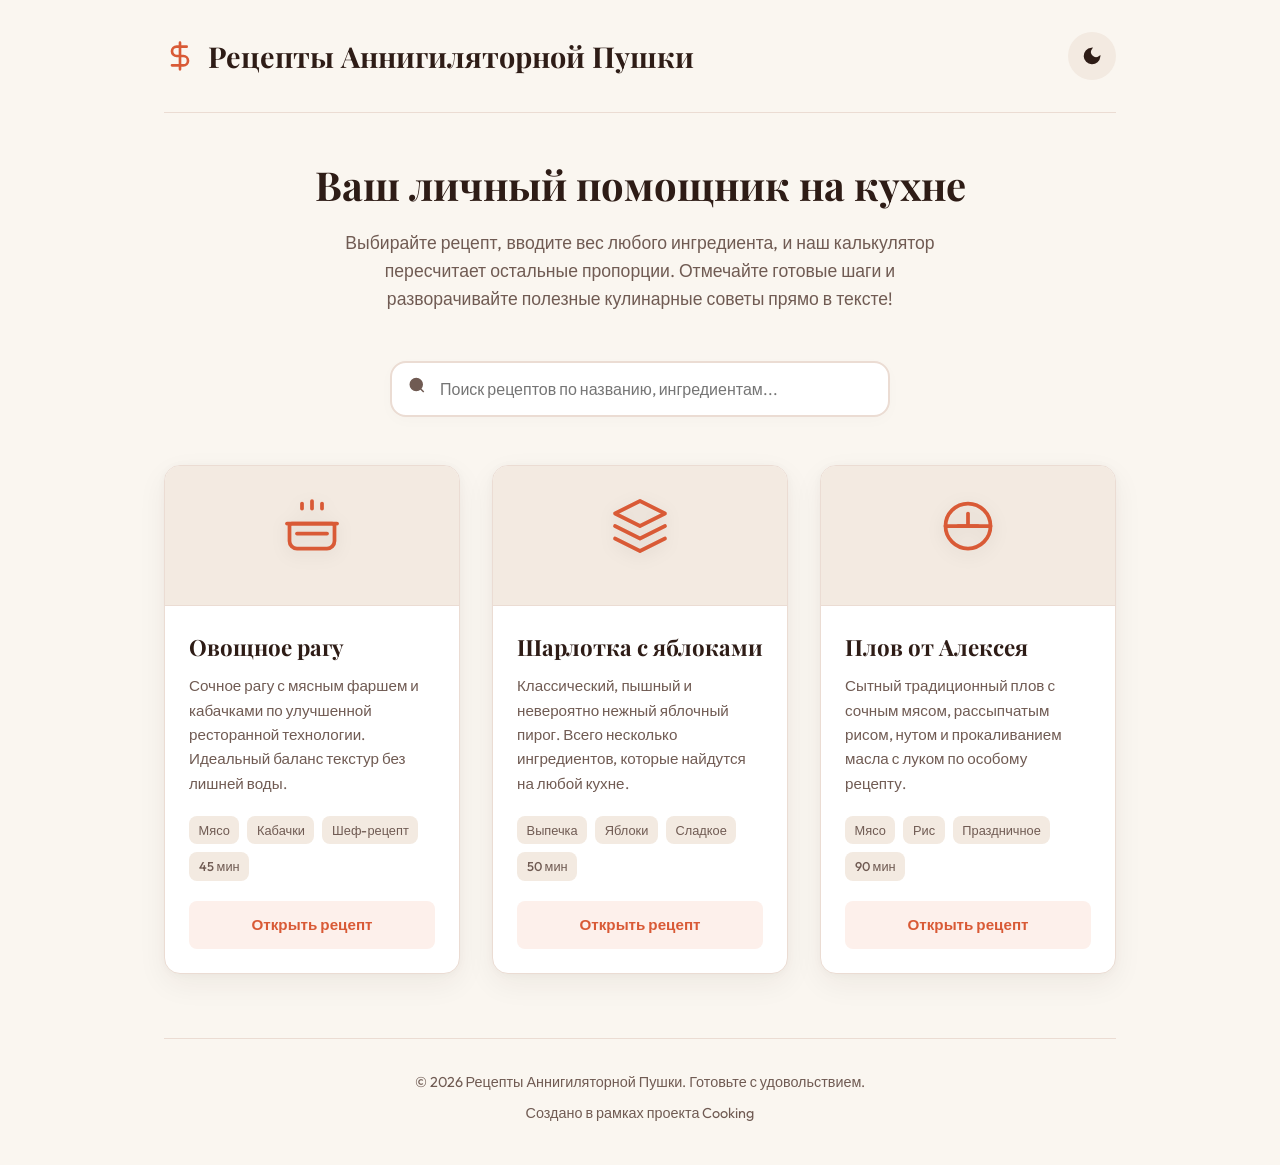
<file: index.html>
<!DOCTYPE html>
<html lang="ru">
<head>
    <meta charset="UTF-8">
    <meta name="viewport" content="width=device-width, initial-scale=1.0">
    <title>Кулинарная Книга - Интерактивные Рецепты</title>
    <meta name="description" content="Удобная интерактивная книга рецептов с автоматическим калькулятором пропорций ингредиентов, встроенными ответами на вопросы и отслеживанием прогресса приготовления.">
    <link rel="stylesheet" href="style.css">
</head>
<body>
    <div class="container">
        <!-- HEADER -->
        <header>
            <div class="logo-section">
                <span class="logo-icon">
                    <svg xmlns="http://www.w3.org/2000/svg" width="32" height="32" viewBox="0 0 24 24" fill="none" stroke="currentColor" stroke-width="2" stroke-linecap="round" stroke-linejoin="round"><path d="M12 2v20M17 5H9.5a3.5 3.5 0 0 0 0 7h5a3.5 3.5 0 0 1 0 7H6"/></svg>
                </span>
                <h1>Рецепты Аннигиляторной Пушки</h1>
            </div>
            <button class="theme-toggle-btn" id="themeToggleBtn" aria-label="Переключить тему">
                <!-- Moon icon (for dark mode selection) -->
                <svg class="moon-icon" xmlns="http://www.w3.org/2000/svg" viewBox="0 0 24 24" fill="none" stroke="currentColor" stroke-width="2"><path d="M21 12.79A9 9 0 1 1 11.21 3 7 7 0 0 0 21 12.79z"/></svg>
                <!-- Sun icon (for light mode selection) -->
                <svg class="sun-icon" xmlns="http://www.w3.org/2000/svg" viewBox="0 0 24 24" fill="none" stroke="currentColor" stroke-width="2"><circle cx="12" cy="12" r="5"/><line x1="12" y1="1" x2="12" y2="3"/><line x1="12" y1="21" x2="12" y2="23"/><line x1="4.22" y1="4.22" x2="5.64" y2="5.64"/><line x1="18.36" y1="18.36" x2="19.78" y2="19.78"/><line x1="1" y1="12" x2="3" y2="12"/><line x1="21" y1="12" x2="23" y2="12"/><line x1="4.22" y1="19.78" x2="5.64" y2="18.36"/><line x1="18.36" y1="5.64" x2="19.78" y2="4.22"/></svg>
            </button>
        </header>

        <!-- HERO SECTION -->
        <main>
            <section class="hero">
                <h2>Ваш личный помощник на кухне</h2>
                <p>Выбирайте рецепт, вводите вес любого ингредиента, и наш калькулятор пересчитает остальные пропорции. Отмечайте готовые шаги и разворачивайте полезные кулинарные советы прямо в тексте!</p>
            </section>

            <!-- SEARCH CONTAINER -->
            <div class="search-container">
                <span class="search-icon">
                    <svg xmlns="http://www.w3.org/2000/svg" viewBox="0 0 24 24" fill="none" stroke="currentColor" stroke-width="2"><circle cx="11" cy="11" r="8"/><line x1="21" y1="21" x2="16.65" y2="16.65"/></svg>
                </span>
                <input type="text" id="recipeSearch" class="search-input" placeholder="Поиск рецептов по названию, ингредиентам...">
            </div>

            <!-- RECIPES GRID -->
            <div class="recipes-grid">
                <!-- CARD 1: Vegetable Stew -->
                <article class="recipe-card" id="card-ragu">
                    <div class="recipe-card-header">
                        <div class="recipe-card-icon">
                            <svg xmlns="http://www.w3.org/2000/svg" width="60" height="60" viewBox="0 0 24 24" fill="none" stroke="var(--accent)" stroke-width="1.5" stroke-linecap="round" stroke-linejoin="round">
                                <path d="M4 11h16a1 1 0 0 1 1 1v6a3 3 0 0 1-3 3H6a3 3 0 0 1-3-3v-6a1 1 0 0 1 1-1z"/>
                                <path d="M12 2v3"/>
                                <path d="M8 3v2"/>
                                <path d="M16 3v2"/>
                                <path d="M2 11h20"/>
                                <path d="M6 15h12"/>
                            </svg>
                        </div>
                    </div>
                    <div class="recipe-card-body">
                        <h3>Овощное рагу</h3>
                        <p>Сочное рагу с мясным фаршем и кабачками по улучшенной ресторанной технологии. Идеальный баланс текстур без лишней воды.</p>
                        <div class="recipe-meta-tags">
                            <span class="meta-tag">Мясо</span>
                            <span class="meta-tag">Кабачки</span>
                            <span class="meta-tag">Шеф-рецепт</span>
                            <span class="meta-tag">45 мин</span>
                        </div>
                        <a href="ragu.html" class="recipe-card-btn">Открыть рецепт</a>
                    </div>
                </article>

                <!-- CARD 2: Sharlotka -->
                <article class="recipe-card" id="card-sharlotka">
                    <div class="recipe-card-header">
                        <div class="recipe-card-icon">
                            <svg xmlns="http://www.w3.org/2000/svg" width="60" height="60" viewBox="0 0 24 24" fill="none" stroke="var(--accent)" stroke-width="1.5" stroke-linecap="round" stroke-linejoin="round">
                                <path d="M12 2L2 7l10 5 10-5-10-5z"/>
                                <path d="M2 17l10 5 10-5"/>
                                <path d="M2 12l10 5 10-5"/>
                            </svg>
                        </div>
                    </div>
                    <div class="recipe-card-body">
                        <h3>Шарлотка с яблоками</h3>
                        <p>Классический, пышный и невероятно нежный яблочный пирог. Всего несколько ингредиентов, которые найдутся на любой кухне.</p>
                        <div class="recipe-meta-tags">
                            <span class="meta-tag">Выпечка</span>
                            <span class="meta-tag">Яблоки</span>
                            <span class="meta-tag">Сладкое</span>
                            <span class="meta-tag">50 мин</span>
                        </div>
                        <a href="sharlotka.html" class="recipe-card-btn">Открыть рецепт</a>
                    </div>
                </article>

                <!-- CARD 3: Plov -->
                <article class="recipe-card" id="card-plov">
                    <div class="recipe-card-header">
                        <div class="recipe-card-icon">
                            <svg xmlns="http://www.w3.org/2000/svg" width="60" height="60" viewBox="0 0 24 24" fill="none" stroke="var(--accent)" stroke-width="1.5" stroke-linecap="round" stroke-linejoin="round">
                                <path d="M12 3a9 9 0 0 0-9 9h18a9 9 0 0 0-9-9z"/>
                                <path d="M3 12a9 9 0 0 0 9 9 9 9 0 0 0 9-9"/>
                                <path d="M12 7v5"/>
                                <path d="M8 12h8"/>
                            </svg>
                        </div>
                    </div>
                    <div class="recipe-card-body">
                        <h3>Плов от Алексея</h3>
                        <p>Сытный традиционный плов с сочным мясом, рассыпчатым рисом, нутом и прокаливанием масла с луком по особому рецепту.</p>
                        <div class="recipe-meta-tags">
                            <span class="meta-tag">Мясо</span>
                            <span class="meta-tag">Рис</span>
                            <span class="meta-tag">Праздничное</span>
                            <span class="meta-tag">90 мин</span>
                        </div>
                        <a href="plov.html" class="recipe-card-btn">Открыть рецепт</a>
                    </div>
                </article>
            </div>
        </main>

        <!-- FOOTER -->
        <footer>
            <p>&copy; 2026 Рецепты Аннигиляторной Пушки. Готовьте с удовольствием.</p>
            <p>Создано в рамках проекта Cooking</p>
        </footer>
    </div>

    <script src="script.js"></script>
</body>
</html>
</file>
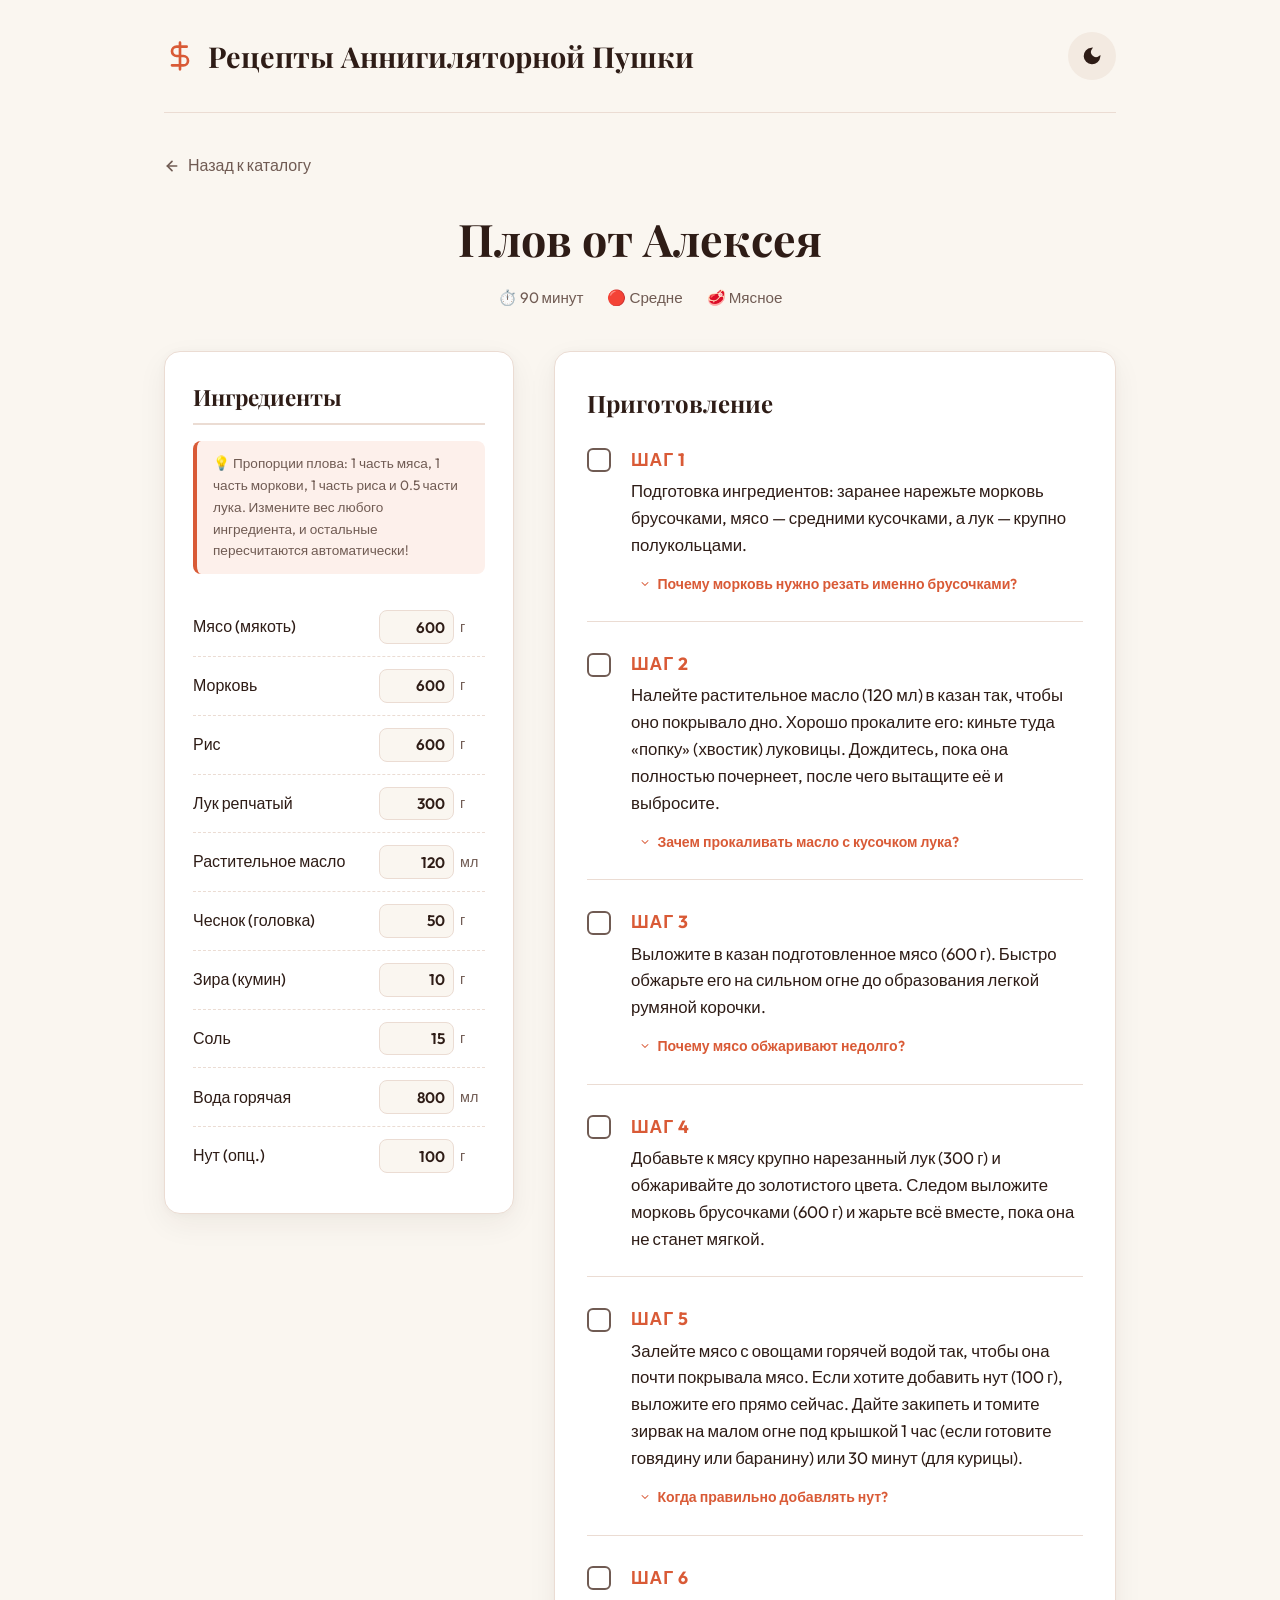
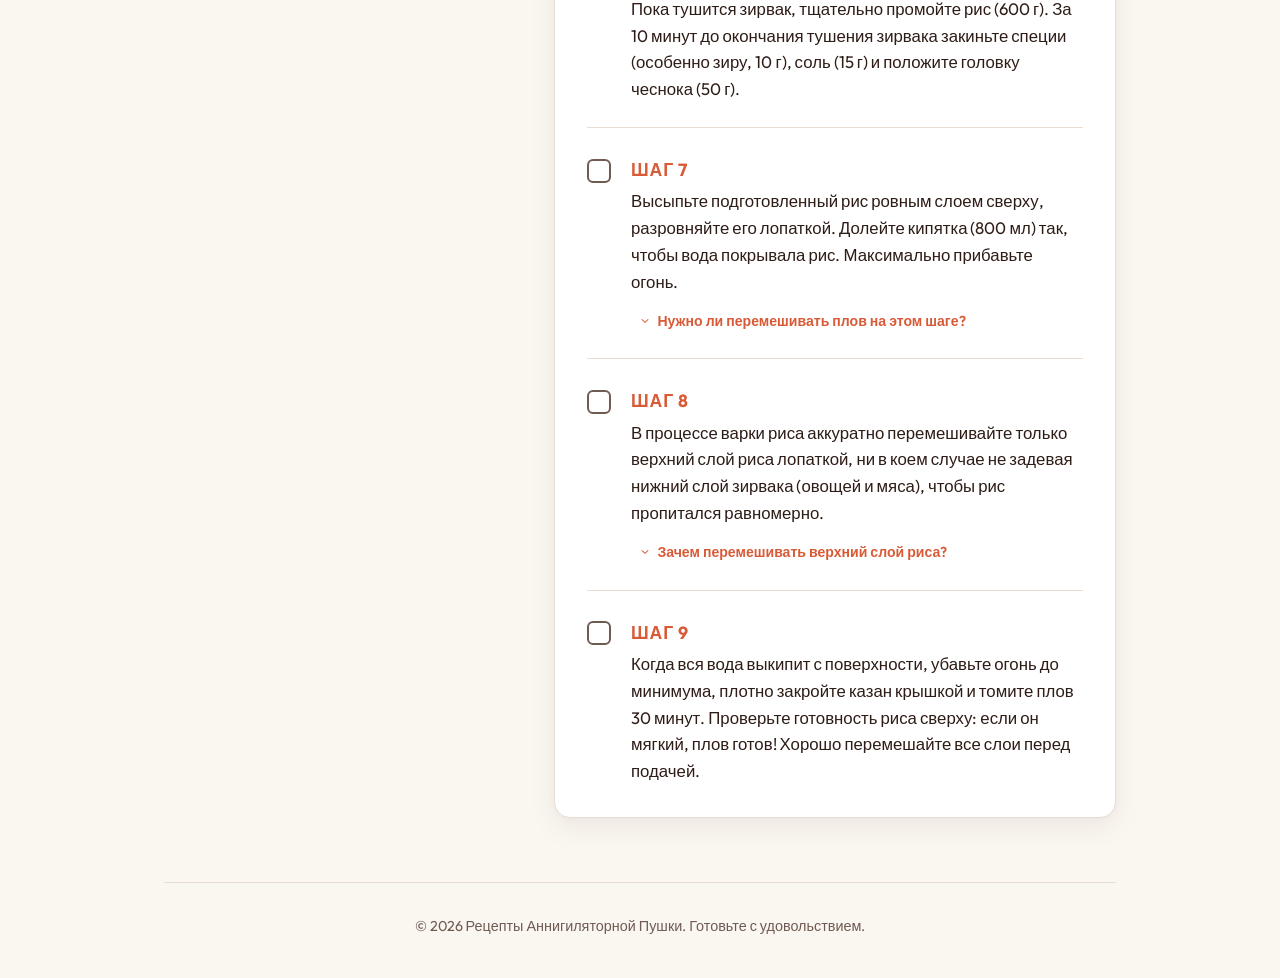
<file: plov.html>
<!DOCTYPE html>
<html lang="ru">
<head>
    <meta charset="UTF-8">
    <meta name="viewport" content="width=device-width, initial-scale=1.0">
    <title>Плов от Алексея - Рецепт с калькулятором</title>
    <meta name="description" content="Интерактивный рецепт приготовления традиционного плова от Алексея с идеальными пропорциями, прокаливанием масла и добавлением нута.">
    <link rel="stylesheet" href="style.css">
</head>
<body>
    <div class="container">
        <!-- HEADER -->
        <header>
            <div class="logo-section">
                <a href="index.html" class="logo-icon">
                    <svg xmlns="http://www.w3.org/2000/svg" width="32" height="32" viewBox="0 0 24 24" fill="none" stroke="currentColor" stroke-width="2" stroke-linecap="round" stroke-linejoin="round"><path d="M12 2v20M17 5H9.5a3.5 3.5 0 0 0 0 7h5a3.5 3.5 0 0 1 0 7H6"/></svg>
                </a>
                <a href="index.html"><h1>Рецепты Аннигиляторной Пушки</h1></a>
            </div>
            <button class="theme-toggle-btn" id="themeToggleBtn" aria-label="Переключить тему">
                <svg class="moon-icon" xmlns="http://www.w3.org/2000/svg" viewBox="0 0 24 24" fill="none" stroke="currentColor" stroke-width="2"><path d="M21 12.79A9 9 0 1 1 11.21 3 7 7 0 0 0 21 12.79z"/></svg>
                <svg class="sun-icon" xmlns="http://www.w3.org/2000/svg" viewBox="0 0 24 24" fill="none" stroke="currentColor" stroke-width="2"><circle cx="12" cy="12" r="5"/><line x1="12" y1="1" x2="12" y2="3"/><line x1="12" y1="21" x2="12" y2="23"/><line x1="4.22" y1="4.22" x2="5.64" y2="5.64"/><line x1="18.36" y1="18.36" x2="19.78" y2="19.78"/><line x1="1" y1="12" x2="3" y2="12"/><line x1="21" y1="12" x2="23" y2="12"/><line x1="4.22" y1="19.78" x2="5.64" y2="18.36"/><line x1="18.36" y1="5.64" x2="19.78" y2="4.22"/></svg>
            </button>
        </header>

        <!-- BACK BUTTON & HEADER -->
        <main>
            <a href="index.html" class="back-btn">
                <svg xmlns="http://www.w3.org/2000/svg" width="16" height="16" viewBox="0 0 24 24" fill="none" stroke="currentColor" stroke-width="2.5" stroke-linecap="round" stroke-linejoin="round"><line x1="19" y1="12" x2="5" y2="12"/><polyline points="12 19 5 12 12 5"/></svg>
                Назад к каталогу
            </a>

            <section class="recipe-header">
                <h2>Плов от Алексея</h2>
                <div class="recipe-header-meta">
                    <span>⏱️ 90 минут</span>
                    <span>🔴 Средне</span>
                    <span>🥩 Мясное</span>
                </div>
            </section>

            <!-- RECIPE BODY -->
            <div class="recipe-layout">
                <!-- INGREDIENTS SIDEBAR -->
                <aside class="ingredients-card">
                    <h3>Ингредиенты</h3>
                    <div class="calculator-info-box">
                        💡 Пропорции плова: 1 часть мяса, 1 часть моркови, 1 часть риса и 0.5 части лука. Измените вес любого ингредиента, и остальные пересчитаются автоматически!
                    </div>
                    <ul class="ingredients-list">
                        <li class="ingredient-item">
                            <span class="ingredient-name">Мясо (мякоть)</span>
                            <div class="ingredient-amount-wrapper">
                                <input type="number" class="ingredient-input" data-base-val="600" value="600" data-id="meat">
                                <span class="ingredient-unit">г</span>
                            </div>
                        </li>
                        <li class="ingredient-item">
                            <span class="ingredient-name">Морковь</span>
                            <div class="ingredient-amount-wrapper">
                                <input type="number" class="ingredient-input" data-base-val="600" value="600" data-id="carrot">
                                <span class="ingredient-unit">г</span>
                            </div>
                        </li>
                        <li class="ingredient-item">
                            <span class="ingredient-name">Рис</span>
                            <div class="ingredient-amount-wrapper">
                                <input type="number" class="ingredient-input" data-base-val="600" value="600" data-id="rice">
                                <span class="ingredient-unit">г</span>
                            </div>
                        </li>
                        <li class="ingredient-item">
                            <span class="ingredient-name">Лук репчатый</span>
                            <div class="ingredient-amount-wrapper">
                                <input type="number" class="ingredient-input" data-base-val="300" value="300" data-id="onion">
                                <span class="ingredient-unit">г</span>
                            </div>
                        </li>
                        <li class="ingredient-item">
                            <span class="ingredient-name">Растительное масло</span>
                            <div class="ingredient-amount-wrapper">
                                <input type="number" class="ingredient-input" data-base-val="120" value="120" data-id="oil">
                                <span class="ingredient-unit">мл</span>
                            </div>
                        </li>
                        <li class="ingredient-item">
                            <span class="ingredient-name">Чеснок (головка)</span>
                            <div class="ingredient-amount-wrapper">
                                <input type="number" class="ingredient-input" data-base-val="50" value="50" data-id="garlic">
                                <span class="ingredient-unit">г</span>
                            </div>
                        </li>
                        <li class="ingredient-item">
                            <span class="ingredient-name">Зира (кумин)</span>
                            <div class="ingredient-amount-wrapper">
                                <input type="number" class="ingredient-input" data-base-val="10" value="10" data-id="zira">
                                <span class="ingredient-unit">г</span>
                            </div>
                        </li>
                        <li class="ingredient-item">
                            <span class="ingredient-name">Соль</span>
                            <div class="ingredient-amount-wrapper">
                                <input type="number" class="ingredient-input" data-base-val="15" value="15" data-id="salt">
                                <span class="ingredient-unit">г</span>
                            </div>
                        </li>
                        <li class="ingredient-item">
                            <span class="ingredient-name">Вода горячая</span>
                            <div class="ingredient-amount-wrapper">
                                <input type="number" class="ingredient-input" data-base-val="800" value="800" data-id="water">
                                <span class="ingredient-unit">мл</span>
                            </div>
                        </li>
                        <li class="ingredient-item">
                            <span class="ingredient-name">Нут (опц.)</span>
                            <div class="ingredient-amount-wrapper">
                                <input type="number" class="ingredient-input" data-base-val="100" value="100" data-id="chickpeas">
                                <span class="ingredient-unit">г</span>
                            </div>
                        </li>
                    </ul>
                </aside>

                <!-- INSTRUCTIONS SECTION -->
                <section class="instructions-section">
                    <h3>Приготовление</h3>
                    <div class="steps-list">
                        <!-- Step 1 -->
                        <div class="step-item">
                            <div class="step-checkbox-wrapper">
                                <input type="checkbox" class="step-checkbox" id="step-0">
                            </div>
                            <div class="step-content">
                                <div class="step-number">Шаг 1</div>
                                <div class="step-text">Подготовка ингредиентов: заранее нарежьте морковь брусочками, мясо — средними кусочками, а лук — крупно полукольцами.</div>
                                <div class="step-qa-container">
                                    <button class="qa-toggle-btn">
                                        <svg xmlns="http://www.w3.org/2000/svg" viewBox="0 0 24 24" width="12" height="12"><path d="M12 16a1 1 0 0 1-.71-.29l-6-6a1 1 0 0 1 1.42-1.42L12 13.59l5.29-5.3a1 1 0 0 1 1.42 1.42l-6 6a1 1 0 0 1-.71.29z"/></svg>
                                        Почему морковь нужно резать именно брусочками?
                                    </button>
                                    <div class="qa-answer-panel">
                                        <div class="qa-answer-content">
                                            Морковь брусочками сохраняет свою текстуру и форму при долгом тушении в казане. Тертая морковь быстро превратится в кашу, плов потеряет свой традиционный вид и станет липким.
                                        </div>
                                    </div>
                                </div>
                            </div>
                        </div>

                        <!-- Step 2 -->
                        <div class="step-item">
                            <div class="step-checkbox-wrapper">
                                <input type="checkbox" class="step-checkbox" id="step-1">
                            </div>
                            <div class="step-content">
                                <div class="step-number">Шаг 2</div>
                                <div class="step-text">Налейте растительное масло (<span class="step-ingredient-val" data-id="oil">120</span> мл) в казан так, чтобы оно покрывало дно. Хорошо прокалите его: киньте туда «попку» (хвостик) луковицы. Дождитесь, пока она полностью почернеет, после чего вытащите её и выбросите.</div>
                                <div class="step-qa-container">
                                    <button class="qa-toggle-btn">
                                        <svg xmlns="http://www.w3.org/2000/svg" viewBox="0 0 24 24" width="12" height="12"><path d="M12 16a1 1 0 0 1-.71-.29l-6-6a1 1 0 0 1 1.42-1.42L12 13.59l5.29-5.3a1 1 0 0 1 1.42 1.42l-6 6a1 1 0 0 1-.71.29z"/></svg>
                                        Зачем прокаливать масло с кусочком лука?
                                    </button>
                                    <div class="qa-answer-panel">
                                        <div class="qa-answer-content">
                                            Этот прием очищает масло, нейтрализует неприятные запахи и привкусы сырого масла. Луковая «попка» впитывает в себя вредные примеси, и масло становится идеально чистым и ароматным для жарки.
                                        </div>
                                    </div>
                                </div>
                            </div>
                        </div>

                        <!-- Step 3 -->
                        <div class="step-item">
                            <div class="step-checkbox-wrapper">
                                <input type="checkbox" class="step-checkbox" id="step-2">
                            </div>
                            <div class="step-content">
                                <div class="step-number">Шаг 3</div>
                                <div class="step-text">Выложите в казан подготовленное мясо (<span class="step-ingredient-val" data-id="meat">600</span> г). Быстро обжарьте его на сильном огне до образования легкой румяной корочки.</div>
                                <div class="step-qa-container">
                                    <button class="qa-toggle-btn">
                                        <svg xmlns="http://www.w3.org/2000/svg" viewBox="0 0 24 24" width="12" height="12"><path d="M12 16a1 1 0 0 1-.71-.29l-6-6a1 1 0 0 1 1.42-1.42L12 13.59l5.29-5.3a1 1 0 0 1 1.42 1.42l-6 6a1 1 0 0 1-.71.29z"/></svg>
                                        Почему мясо обжаривают недолго?
                                    </button>
                                    <div class="qa-answer-panel">
                                        <div class="qa-answer-content">
                                            Нам нужно лишь «запечатать» сок внутри кусочков мяса. До полной готовности и нежности оно дойдет во время последующего долгого томления с водой.
                                        </div>
                                    </div>
                                </div>
                            </div>
                        </div>

                        <!-- Step 4 -->
                        <div class="step-item">
                            <div class="step-checkbox-wrapper">
                                <input type="checkbox" class="step-checkbox" id="step-3">
                            </div>
                            <div class="step-content">
                                <div class="step-number">Шаг 4</div>
                                <div class="step-text">Добавьте к мясу крупно нарезанный лук (<span class="step-ingredient-val" data-id="onion">300</span> г) и обжаривайте до золотистого цвета. Следом выложите морковь брусочками (<span class="step-ingredient-val" data-id="carrot">600</span> г) и жарьте всё вместе, пока она не станет мягкой.</div>
                            </div>
                        </div>

                        <!-- Step 5 -->
                        <div class="step-item">
                            <div class="step-checkbox-wrapper">
                                <input type="checkbox" class="step-checkbox" id="step-4">
                            </div>
                            <div class="step-content">
                                <div class="step-number">Шаг 5</div>
                                <div class="step-text">Залейте мясо с овощами горячей водой так, чтобы она почти покрывала мясо. Если хотите добавить нут (<span class="step-ingredient-val" data-id="chickpeas">100</span> г), выложите его прямо сейчас. Дайте закипеть и томите зирвак на малом огне под крышкой 1 час (если готовите говядину или баранину) или 30 минут (для курицы).</div>
                                <div class="step-qa-container">
                                    <button class="qa-toggle-btn">
                                        <svg xmlns="http://www.w3.org/2000/svg" viewBox="0 0 24 24" width="12" height="12"><path d="M12 16a1 1 0 0 1-.71-.29l-6-6a1 1 0 0 1 1.42-1.42L12 13.59l5.29-5.3a1 1 0 0 1 1.42 1.42l-6 6a1 1 0 0 1-.71.29z"/></svg>
                                        Когда правильно добавлять нут?
                                    </button>
                                    <div class="qa-answer-panel">
                                        <div class="qa-answer-content">
                                            Нут добавляется в казан сразу, как только вы залили обжаренное мясо с овощами водой. Нуту требуется длительное тушение в зирваке, чтобы он размягчился и полностью впитал мясные соки и ароматы специй.
                                        </div>
                                    </div>
                                </div>
                            </div>
                        </div>

                        <!-- Step 6 -->
                        <div class="step-item">
                            <div class="step-checkbox-wrapper">
                                <input type="checkbox" class="step-checkbox" id="step-5">
                            </div>
                            <div class="step-content">
                                <div class="step-number">Шаг 6</div>
                                <div class="step-text">Пока тушится зирвак, тщательно промойте рис (<span class="step-ingredient-val" data-id="rice">600</span> г). За 10 минут до окончания тушения зирвака закиньте специи (особенно зиру, <span class="step-ingredient-val" data-id="zira">10</span> г), соль (<span class="step-ingredient-val" data-id="salt">15</span> г) и положите головку чеснока (<span class="step-ingredient-val" data-id="garlic">50</span> г).</div>
                            </div>
                        </div>

                        <!-- Step 7 -->
                        <div class="step-item">
                            <div class="step-checkbox-wrapper">
                                <input type="checkbox" class="step-checkbox" id="step-6">
                            </div>
                            <div class="step-content">
                                <div class="step-number">Шаг 7</div>
                                <div class="step-text">Высыпьте подготовленный рис ровным слоем сверху, разровняйте его лопаткой. Долейте кипятка (<span class="step-ingredient-val" data-id="water">800</span> мл) так, чтобы вода покрывала рис. Максимально прибавьте огонь.</div>
                                <div class="step-qa-container">
                                    <button class="qa-toggle-btn">
                                        <svg xmlns="http://www.w3.org/2000/svg" viewBox="0 0 24 24" width="12" height="12"><path d="M12 16a1 1 0 0 1-.71-.29l-6-6a1 1 0 0 1 1.42-1.42L12 13.59l5.29-5.3a1 1 0 0 1 1.42 1.42l-6 6a1 1 0 0 1-.71.29z"/></svg>
                                        Нужно ли перемешивать плов на этом шаге?
                                    </button>
                                    <div class="qa-answer-panel">
                                        <div class="qa-answer-content">
                                            Нет, слои перемешивать нельзя. Рис должен лежать на подушке из овощей и мяса и томиться на пару.
                                        </div>
                                    </div>
                                </div>
                            </div>
                        </div>

                        <!-- Step 8 -->
                        <div class="step-item">
                            <div class="step-checkbox-wrapper">
                                <input type="checkbox" class="step-checkbox" id="step-7">
                            </div>
                            <div class="step-content">
                                <div class="step-number">Шаг 8</div>
                                <div class="step-text">В процессе варки риса аккуратно перемешивайте только верхний слой риса лопаткой, ни в коем случае не задевая нижний слой зирвака (овощей и мяса), чтобы рис пропитался равномерно.</div>
                                <div class="step-qa-container">
                                    <button class="qa-toggle-btn">
                                        <svg xmlns="http://www.w3.org/2000/svg" viewBox="0 0 24 24" width="12" height="12"><path d="M12 16a1 1 0 0 1-.71-.29l-6-6a1 1 0 0 1 1.42-1.42L12 13.59l5.29-5.3a1 1 0 0 1 1.42 1.42l-6 6a1 1 0 0 1-.71.29z"/></svg>
                                        Зачем перемешивать верхний слой риса?
                                    </button>
                                    <div class="qa-answer-panel">
                                        <div class="qa-answer-content">
                                            Это помогает пару и поднимающемуся маслу равномерно распределиться по зернам риса. Верхние рисинки не высохнут и приготовятся одновременно с нижними.
                                        </div>
                                    </div>
                                </div>
                            </div>
                        </div>

                        <!-- Step 9 -->
                        <div class="step-item">
                            <div class="step-checkbox-wrapper">
                                <input type="checkbox" class="step-checkbox" id="step-8">
                            </div>
                            <div class="step-content">
                                <div class="step-number">Шаг 9</div>
                                <div class="step-text">Когда вся вода выкипит с поверхности, убавьте огонь до минимума, плотно закройте казан крышкой и томите плов 30 минут. Проверьте готовность риса сверху: если он мягкий, плов готов! Хорошо перемешайте все слои перед подачей.</div>
                            </div>
                        </div>
                    </div>
                </section>
            </div>
        </main>

        <!-- FOOTER -->
        <footer>
            <p>&copy; 2026 Рецепты Аннигиляторной Пушки. Готовьте с удовольствием.</p>
        </footer>
    </div>

    <script src="script.js"></script>
</body>
</html>
</file>
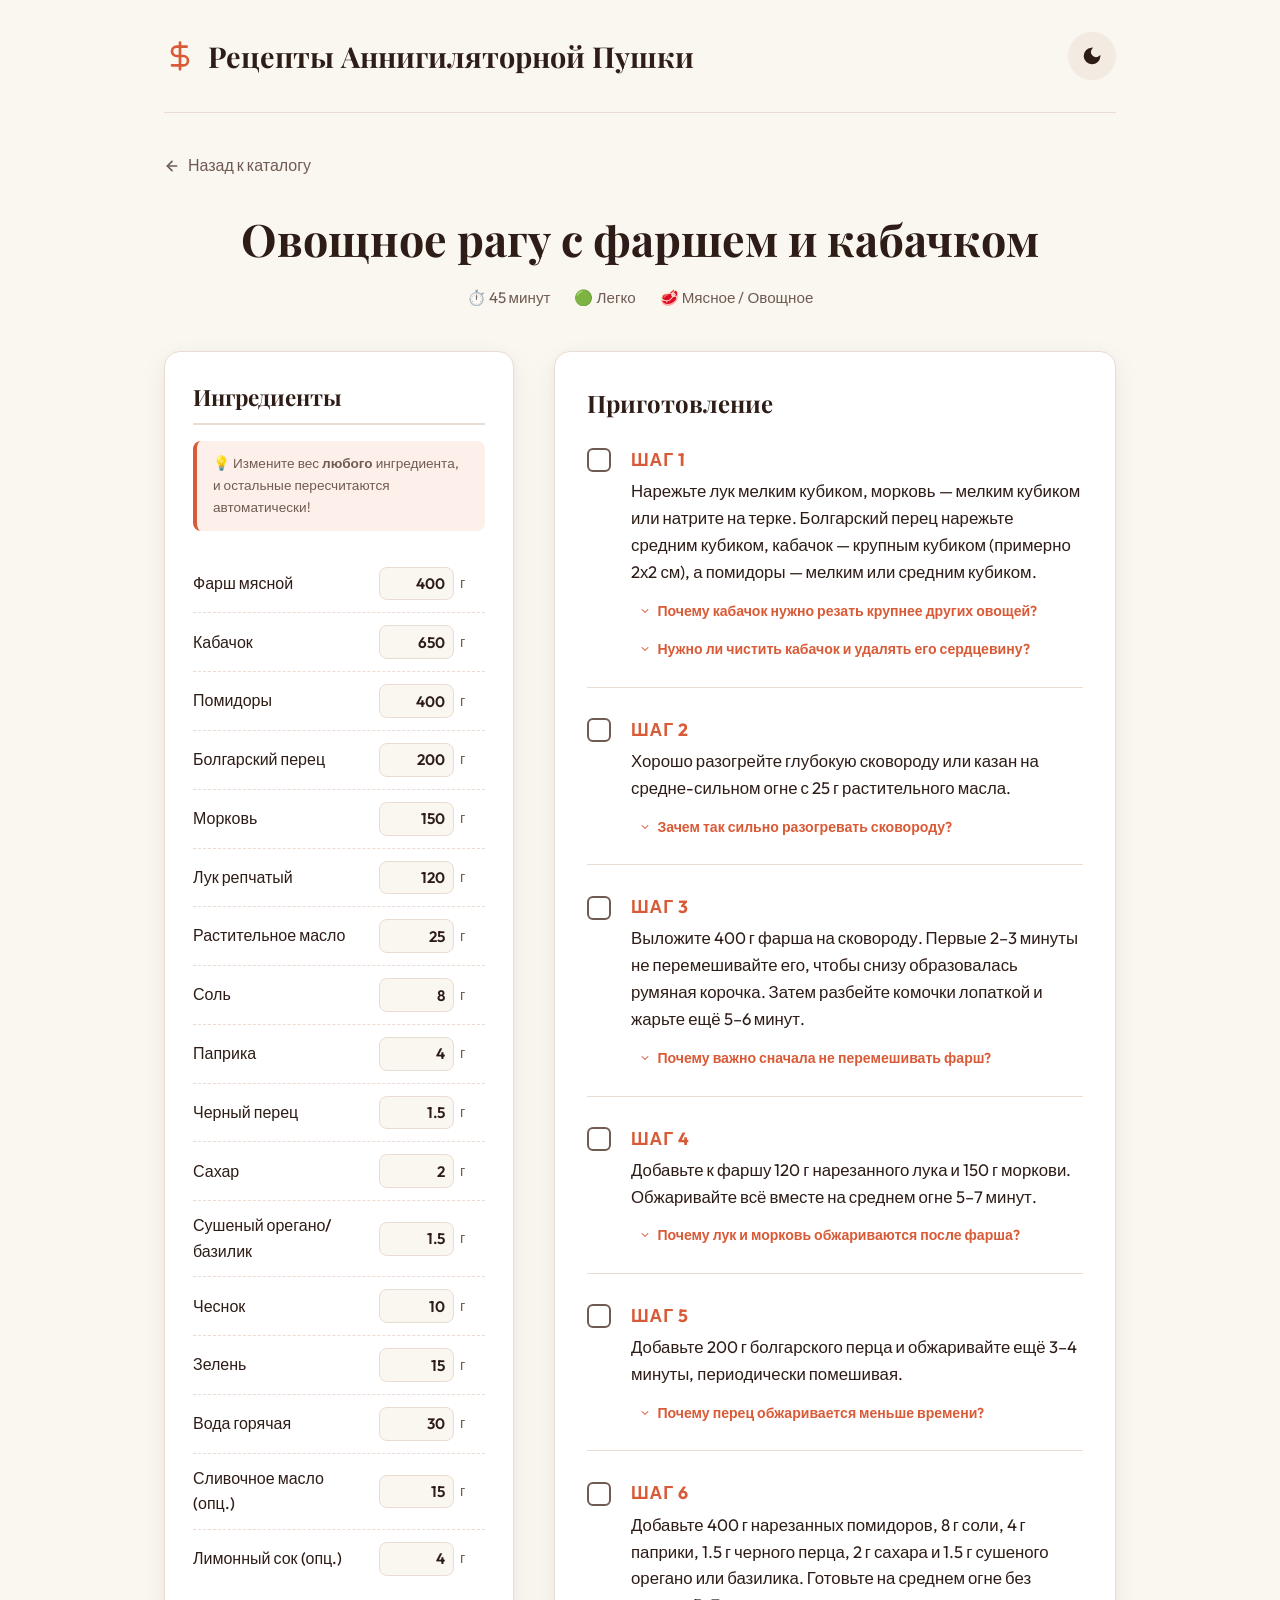
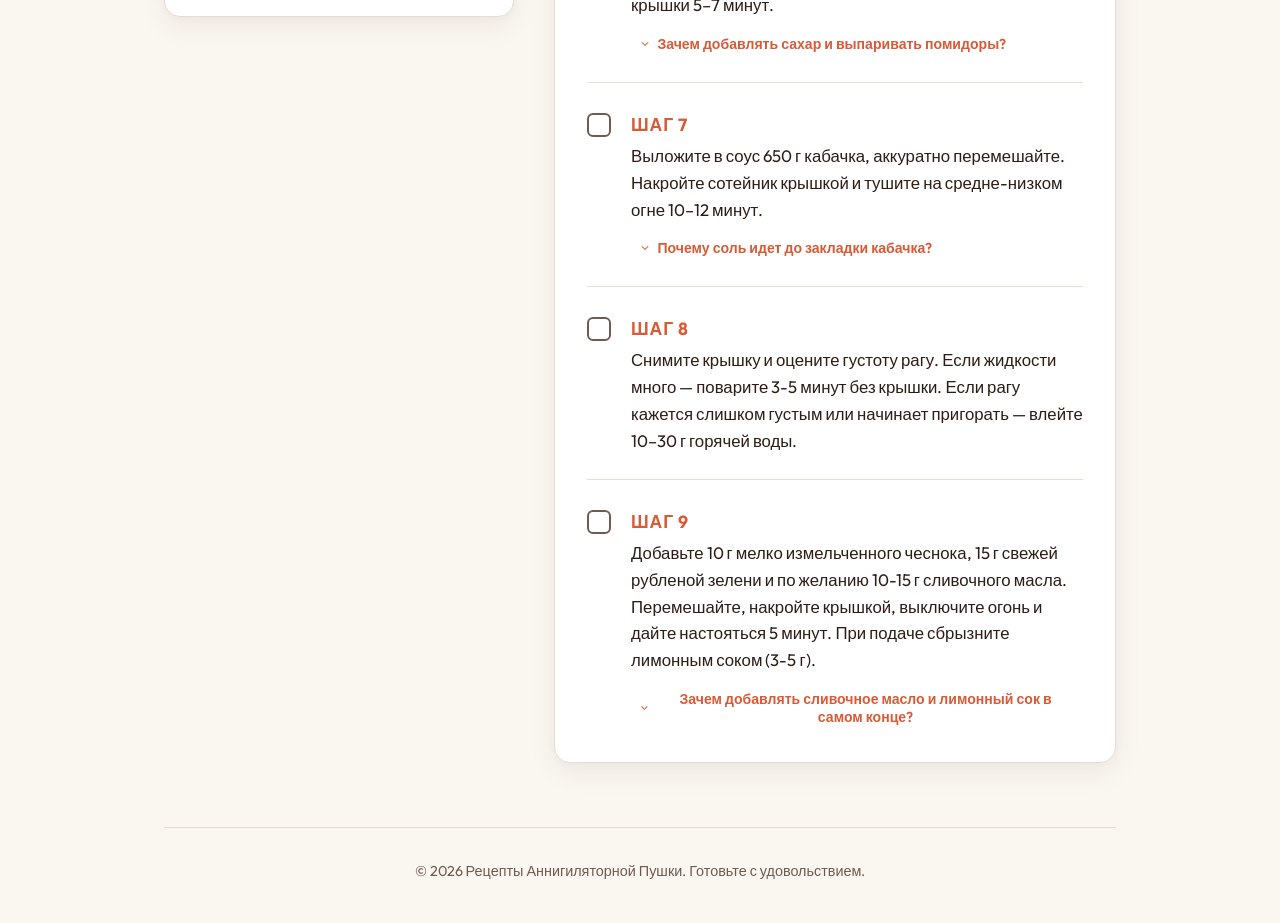
<file: ragu.html>
<!DOCTYPE html>
<html lang="ru">
<head>
    <meta charset="UTF-8">
    <meta name="viewport" content="width=device-width, initial-scale=1.0">
    <title>Овощное рагу с фаршем и кабачком - Рецепт с калькулятором</title>
    <meta name="description" content="Интерактивный рецепт овощного рагу с фаршем и кабачком по улучшенной ресторанной технологии с автоматическим пересчетом пропорций ингредиентов.">
    <link rel="stylesheet" href="style.css">
</head>
<body>
    <div class="container">
        <!-- HEADER -->
        <header>
            <div class="logo-section">
                <a href="index.html" class="logo-icon">
                    <svg xmlns="http://www.w3.org/2000/svg" width="32" height="32" viewBox="0 0 24 24" fill="none" stroke="currentColor" stroke-width="2" stroke-linecap="round" stroke-linejoin="round"><path d="M12 2v20M17 5H9.5a3.5 3.5 0 0 0 0 7h5a3.5 3.5 0 0 1 0 7H6"/></svg>
                </a>
                <a href="index.html"><h1>Рецепты Аннигиляторной Пушки</h1></a>
            </div>
            <button class="theme-toggle-btn" id="themeToggleBtn" aria-label="Переключить тему">
                <svg class="moon-icon" xmlns="http://www.w3.org/2000/svg" viewBox="0 0 24 24" fill="none" stroke="currentColor" stroke-width="2"><path d="M21 12.79A9 9 0 1 1 11.21 3 7 7 0 0 0 21 12.79z"/></svg>
                <svg class="sun-icon" xmlns="http://www.w3.org/2000/svg" viewBox="0 0 24 24" fill="none" stroke="currentColor" stroke-width="2"><circle cx="12" cy="12" r="5"/><line x1="12" y1="1" x2="12" y2="3"/><line x1="12" y1="21" x2="12" y2="23"/><line x1="4.22" y1="4.22" x2="5.64" y2="5.64"/><line x1="18.36" y1="18.36" x2="19.78" y2="19.78"/><line x1="1" y1="12" x2="3" y2="12"/><line x1="21" y1="12" x2="23" y2="12"/><line x1="4.22" y1="19.78" x2="5.64" y2="18.36"/><line x1="18.36" y1="5.64" x2="19.78" y2="4.22"/></svg>
            </button>
        </header>

        <!-- BACK BUTTON & HEADER -->
        <main>
            <a href="index.html" class="back-btn">
                <svg xmlns="http://www.w3.org/2000/svg" width="16" height="16" viewBox="0 0 24 24" fill="none" stroke="currentColor" stroke-width="2.5" stroke-linecap="round" stroke-linejoin="round"><line x1="19" y1="12" x2="5" y2="12"/><polyline points="12 19 5 12 12 5"/></svg>
                Назад к каталогу
            </a>

            <section class="recipe-header">
                <h2>Овощное рагу с фаршем и кабачком</h2>
                <div class="recipe-header-meta">
                    <span>⏱️ 45 минут</span>
                    <span>🟢 Легко</span>
                    <span>🥩 Мясное / Овощное</span>
                </div>
            </section>

            <!-- RECIPE BODY -->
            <div class="recipe-layout">
                <!-- INGREDIENTS SIDEBAR -->
                <aside class="ingredients-card">
                    <h3>Ингредиенты</h3>
                    <div class="calculator-info-box">
                        💡 Измените вес <strong>любого</strong> ингредиента, и остальные пересчитаются автоматически!
                    </div>
                    <ul class="ingredients-list">
                        <li class="ingredient-item">
                            <span class="ingredient-name">Фарш мясной</span>
                            <div class="ingredient-amount-wrapper">
                                <input type="number" class="ingredient-input" data-base-val="400" value="400" data-id="meat">
                                <span class="ingredient-unit">г</span>
                            </div>
                        </li>
                        <li class="ingredient-item">
                            <span class="ingredient-name">Кабачок</span>
                            <div class="ingredient-amount-wrapper">
                                <input type="number" class="ingredient-input" data-base-val="650" value="650" data-id="zucchini">
                                <span class="ingredient-unit">г</span>
                            </div>
                        </li>
                        <li class="ingredient-item">
                            <span class="ingredient-name">Помидоры</span>
                            <div class="ingredient-amount-wrapper">
                                <input type="number" class="ingredient-input" data-base-val="400" value="400" data-id="tomato">
                                <span class="ingredient-unit">г</span>
                            </div>
                        </li>
                        <li class="ingredient-item">
                            <span class="ingredient-name">Болгарский перец</span>
                            <div class="ingredient-amount-wrapper">
                                <input type="number" class="ingredient-input" data-base-val="200" value="200" data-id="pepper">
                                <span class="ingredient-unit">г</span>
                            </div>
                        </li>
                        <li class="ingredient-item">
                            <span class="ingredient-name">Морковь</span>
                            <div class="ingredient-amount-wrapper">
                                <input type="number" class="ingredient-input" data-base-val="150" value="150" data-id="carrot">
                                <span class="ingredient-unit">г</span>
                            </div>
                        </li>
                        <li class="ingredient-item">
                            <span class="ingredient-name">Лук репчатый</span>
                            <div class="ingredient-amount-wrapper">
                                <input type="number" class="ingredient-input" data-base-val="120" value="120" data-id="onion">
                                <span class="ingredient-unit">г</span>
                            </div>
                        </li>
                        <li class="ingredient-item">
                            <span class="ingredient-name">Растительное масло</span>
                            <div class="ingredient-amount-wrapper">
                                <input type="number" class="ingredient-input" data-base-val="25" value="25" data-id="oil">
                                <span class="ingredient-unit">г</span>
                            </div>
                        </li>
                        <li class="ingredient-item">
                            <span class="ingredient-name">Соль</span>
                            <div class="ingredient-amount-wrapper">
                                <input type="number" class="ingredient-input" data-base-val="8" value="8" data-id="salt">
                                <span class="ingredient-unit">г</span>
                            </div>
                        </li>
                        <li class="ingredient-item">
                            <span class="ingredient-name">Паприка</span>
                            <div class="ingredient-amount-wrapper">
                                <input type="number" class="ingredient-input" data-base-val="4" value="4" data-id="paprika">
                                <span class="ingredient-unit">г</span>
                            </div>
                        </li>
                        <li class="ingredient-item">
                            <span class="ingredient-name">Черный перец</span>
                            <div class="ingredient-amount-wrapper">
                                <input type="number" class="ingredient-input" data-base-val="1.5" value="1.5" data-id="blackpepper">
                                <span class="ingredient-unit">г</span>
                            </div>
                        </li>
                        <li class="ingredient-item">
                            <span class="ingredient-name">Сахар</span>
                            <div class="ingredient-amount-wrapper">
                                <input type="number" class="ingredient-input" data-base-val="2" value="2" data-id="sugar">
                                <span class="ingredient-unit">г</span>
                            </div>
                        </li>
                        <li class="ingredient-item">
                            <span class="ingredient-name">Сушеный орегано/базилик</span>
                            <div class="ingredient-amount-wrapper">
                                <input type="number" class="ingredient-input" data-base-val="1.5" value="1.5" data-id="herbs">
                                <span class="ingredient-unit">г</span>
                            </div>
                        </li>
                        <li class="ingredient-item">
                            <span class="ingredient-name">Чеснок</span>
                            <div class="ingredient-amount-wrapper">
                                <input type="number" class="ingredient-input" data-base-val="10" value="10" data-id="garlic">
                                <span class="ingredient-unit">г</span>
                            </div>
                        </li>
                        <li class="ingredient-item">
                            <span class="ingredient-name">Зелень</span>
                            <div class="ingredient-amount-wrapper">
                                <input type="number" class="ingredient-input" data-base-val="15" value="15" data-id="greens">
                                <span class="ingredient-unit">г</span>
                            </div>
                        </li>
                        <li class="ingredient-item">
                            <span class="ingredient-name">Вода горячая</span>
                            <div class="ingredient-amount-wrapper">
                                <input type="number" class="ingredient-input" data-base-val="30" value="30" data-id="water">
                                <span class="ingredient-unit">г</span>
                            </div>
                        </li>
                        <li class="ingredient-item">
                            <span class="ingredient-name">Сливочное масло (опц.)</span>
                            <div class="ingredient-amount-wrapper">
                                <input type="number" class="ingredient-input" data-base-val="15" value="15" data-id="butter">
                                <span class="ingredient-unit">г</span>
                            </div>
                        </li>
                        <li class="ingredient-item">
                            <span class="ingredient-name">Лимонный сок (опц.)</span>
                            <div class="ingredient-amount-wrapper">
                                <input type="number" class="ingredient-input" data-base-val="4" value="4" data-id="lemon">
                                <span class="ingredient-unit">г</span>
                            </div>
                        </li>
                    </ul>
                </aside>

                <!-- INSTRUCTIONS SECTION -->
                <section class="instructions-section">
                    <h3>Приготовление</h3>
                    <div class="steps-list">
                        <!-- Step 1 -->
                        <div class="step-item">
                            <div class="step-checkbox-wrapper">
                                <input type="checkbox" class="step-checkbox" id="step-0">
                            </div>
                            <div class="step-content">
                                <div class="step-number">Шаг 1</div>
                                <div class="step-text">Нарежьте лук мелким кубиком, морковь — мелким кубиком или натрите на терке. Болгарский перец нарежьте средним кубиком, кабачок — крупным кубиком (примерно 2х2 см), а помидоры — мелким или средним кубиком.</div>
                                <div class="step-qa-container">
                                    <button class="qa-toggle-btn">
                                        <svg xmlns="http://www.w3.org/2000/svg" viewBox="0 0 24 24" width="12" height="12"><path d="M12 16a1 1 0 0 1-.71-.29l-6-6a1 1 0 0 1 1.42-1.42L12 13.59l5.29-5.3a1 1 0 0 1 1.42 1.42l-6 6a1 1 0 0 1-.71.29z"/></svg>
                                        Почему кабачок нужно резать крупнее других овощей?
                                    </button>
                                    <div class="qa-answer-panel">
                                        <div class="qa-answer-content">
                                            Кабачок очень водянистый и быстро размягчается. Если порезать его мелко, он полностью разварится и превратится в кашу. Крупная нарезка позволяет ему сохранить форму и упругость.
                                        </div>
                                    </div>
                                </div>
                                <div class="step-qa-container">
                                    <button class="qa-toggle-btn">
                                        <svg xmlns="http://www.w3.org/2000/svg" viewBox="0 0 24 24" width="12" height="12"><path d="M12 16a1 1 0 0 1-.71-.29l-6-6a1 1 0 0 1 1.42-1.42L12 13.59l5.29-5.3a1 1 0 0 1 1.42 1.42l-6 6a1 1 0 0 1-.71.29z"/></svg>
                                        Нужно ли чистить кабачок и удалять его сердцевину?
                                    </button>
                                    <div class="qa-answer-panel">
                                        <div class="qa-answer-content">
                                            Если кабачок молодой (кожура тонкая и легко царапается ногтем), чистить его и удалять семечки не нужно — так он лучше держит форму в рагу. Если кабачок крупный и зрелый, кожуру обязательно срежьте, а рыхлую сердцевину с жесткими семенами выскоблите ложкой.
                                        </div>
                                    </div>
                                </div>
                            </div>
                        </div>

                        <!-- Step 2 -->
                        <div class="step-item">
                            <div class="step-checkbox-wrapper">
                                <input type="checkbox" class="step-checkbox" id="step-1">
                            </div>
                            <div class="step-content">
                                <div class="step-number">Шаг 2</div>
                                <div class="step-text">Хорошо разогрейте глубокую сковороду или казан на средне-сильном огне с <span class="step-ingredient-val" data-id="oil">25</span> г растительного масла.</div>
                                <div class="step-qa-container">
                                    <button class="qa-toggle-btn">
                                        <svg xmlns="http://www.w3.org/2000/svg" viewBox="0 0 24 24" width="12" height="12"><path d="M12 16a1 1 0 0 1-.71-.29l-6-6a1 1 0 0 1 1.42-1.42L12 13.59l5.29-5.3a1 1 0 0 1 1.42 1.42l-6 6a1 1 0 0 1-.71.29z"/></svg>
                                        Зачем так сильно разогревать сковороду?
                                    </button>
                                    <div class="qa-answer-panel">
                                        <div class="qa-answer-content">
                                            Если выложить фарш в теплую сковороду, температура упадет, мясо мгновенно выделит сок и начнет в нем вариться. Сильный разогрев позволяет быстро припечь фарш снаружи, сохранив сок внутри.
                                        </div>
                                    </div>
                                </div>
                            </div>
                        </div>

                        <!-- Step 3 -->
                        <div class="step-item">
                            <div class="step-checkbox-wrapper">
                                <input type="checkbox" class="step-checkbox" id="step-2">
                            </div>
                            <div class="step-content">
                                <div class="step-number">Шаг 3</div>
                                <div class="step-text">Выложите <span class="step-ingredient-val" data-id="meat">400</span> г фарша на сковороду. Первые 2–3 минуты не перемешивайте его, чтобы снизу образовалась румяная корочка. Затем разбейте комочки лопаткой и жарьте ещё 5–6 минут.</div>
                                <div class="step-qa-container">
                                    <button class="qa-toggle-btn">
                                        <svg xmlns="http://www.w3.org/2000/svg" viewBox="0 0 24 24" width="12" height="12"><path d="M12 16a1 1 0 0 1-.71-.29l-6-6a1 1 0 0 1 1.42-1.42L12 13.59l5.29-5.3a1 1 0 0 1 1.42 1.42l-6 6a1 1 0 0 1-.71.29z"/></svg>
                                        Почему важно сначала не перемешивать фарш?
                                    </button>
                                    <div class="qa-answer-panel">
                                        <div class="qa-answer-content">
                                            Нам нужно запустить реакцию Майяра (карамелизацию белков), которая создает насыщенный жареный мясной вкус. Золотистая корочка снизу — это главный источник глубокого вкуса рагу.
                                        </div>
                                    </div>
                                </div>
                            </div>
                        </div>

                        <!-- Step 4 -->
                        <div class="step-item">
                            <div class="step-checkbox-wrapper">
                                <input type="checkbox" class="step-checkbox" id="step-3">
                            </div>
                            <div class="step-content">
                                <div class="step-number">Шаг 4</div>
                                <div class="step-text">Добавьте к фаршу <span class="step-ingredient-val" data-id="onion">120</span> г нарезанного лука и <span class="step-ingredient-val" data-id="carrot">150</span> г моркови. Обжаривайте всё вместе на среднем огне 5–7 минут.</div>
                                <div class="step-qa-container">
                                    <button class="qa-toggle-btn">
                                        <svg xmlns="http://www.w3.org/2000/svg" viewBox="0 0 24 24" width="12" height="12"><path d="M12 16a1 1 0 0 1-.71-.29l-6-6a1 1 0 0 1 1.42-1.42L12 13.59l5.29-5.3a1 1 0 0 1 1.42 1.42l-6 6a1 1 0 0 1-.71.29z"/></svg>
                                        Почему лук и морковь обжариваются после фарша?
                                    </button>
                                    <div class="qa-answer-panel">
                                        <div class="qa-answer-content">
                                            Обжаренный до корочки фарш уже отдал часть жира и соков. Лук и морковь впитают этот вкус, размягчатся в мясном жире и раскроют свою сладость, создавая гармоничную вкусовую базу.
                                        </div>
                                    </div>
                                </div>
                            </div>
                        </div>

                        <!-- Step 5 -->
                        <div class="step-item">
                            <div class="step-checkbox-wrapper">
                                <input type="checkbox" class="step-checkbox" id="step-4">
                            </div>
                            <div class="step-content">
                                <div class="step-number">Шаг 5</div>
                                <div class="step-text">Добавьте <span class="step-ingredient-val" data-id="pepper">200</span> г болгарского перца и обжаривайте ещё 3–4 минуты, периодически помешивая.</div>
                                <div class="step-qa-container">
                                    <button class="qa-toggle-btn">
                                        <svg xmlns="http://www.w3.org/2000/svg" viewBox="0 0 24 24" width="12" height="12"><path d="M12 16a1 1 0 0 1-.71-.29l-6-6a1 1 0 0 1 1.42-1.42L12 13.59l5.29-5.3a1 1 0 0 1 1.42 1.42l-6 6a1 1 0 0 1-.71.29z"/></svg>
                                        Почему перец обжаривается меньше времени?
                                    </button>
                                    <div class="qa-answer-panel">
                                        <div class="qa-answer-content">
                                            Болгарский перец готовится очень быстро. Ему достаточно пары минут, чтобы стать мягче и отдать блюду свой аромат, но при этом сохранить приятную текстуру и не превратиться в размякшую массу.
                                        </div>
                                    </div>
                                </div>
                            </div>
                        </div>

                        <!-- Step 6 -->
                        <div class="step-item">
                            <div class="step-checkbox-wrapper">
                                <input type="checkbox" class="step-checkbox" id="step-5">
                            </div>
                            <div class="step-content">
                                <div class="step-number">Шаг 6</div>
                                <div class="step-text">Добавьте <span class="step-ingredient-val" data-id="tomato">400</span> г нарезанных помидоров, <span class="step-ingredient-val" data-id="salt">8</span> г соли, <span class="step-ingredient-val" data-id="paprika">4</span> г паприки, <span class="step-ingredient-val" data-id="blackpepper">1.5</span> г черного перца, <span class="step-ingredient-val" data-id="sugar">2</span> г сахара и <span class="step-ingredient-val" data-id="herbs">1.5</span> г сушеного орегано или базилика. Готовьте на среднем огне без крышки 5–7 минут.</div>
                                <div class="step-qa-container">
                                    <button class="qa-toggle-btn">
                                        <svg xmlns="http://www.w3.org/2000/svg" viewBox="0 0 24 24" width="12" height="12"><path d="M12 16a1 1 0 0 1-.71-.29l-6-6a1 1 0 0 1 1.42-1.42L12 13.59l5.29-5.3a1 1 0 0 1 1.42 1.42l-6 6a1 1 0 0 1-.71.29z"/></svg>
                                        Зачем добавлять сахар и выпаривать помидоры?
                                    </button>
                                    <div class="qa-answer-panel">
                                        <div class="qa-answer-content">
                                            Помидоры содержат кислоту, которую сахар идеально сбалансирует. Выпаривание без крышки позволяет удалить лишнюю водянистую влагу томатов, превращая их в густой, насыщенный соус-глазурь, который свяжет мясо и специи.
                                        </div>
                                    </div>
                                </div>
                            </div>
                        </div>

                        <!-- Step 7 -->
                        <div class="step-item">
                            <div class="step-checkbox-wrapper">
                                <input type="checkbox" class="step-checkbox" id="step-6">
                            </div>
                            <div class="step-content">
                                <div class="step-number">Шаг 7</div>
                                <div class="step-text">Выложите в соус <span class="step-ingredient-val" data-id="zucchini">650</span> г кабачка, аккуратно перемешайте. Накройте сотейник крышкой и тушите на средне-низком огне 10–12 минут.</div>
                                <div class="step-qa-container">
                                    <button class="qa-toggle-btn">
                                        <svg xmlns="http://www.w3.org/2000/svg" viewBox="0 0 24 24" width="12" height="12"><path d="M12 16a1 1 0 0 1-.71-.29l-6-6a1 1 0 0 1 1.42-1.42L12 13.59l5.29-5.3a1 1 0 0 1 1.42 1.42l-6 6a1 1 0 0 1-.71.29z"/></svg>
                                        Почему соль идет до закладки кабачка?
                                    </button>
                                    <div class="qa-answer-panel">
                                        <div class="qa-answer-content">
                                            Соль вытягивает из овощей влагу. Если посыпать солью сам кабачок, он мгновенно «поплывет», выделив стакан воды, и рагу станет жидким супом. Вводя кабачок в уже соленый и пряный томатный соус, мы сохраняем его кусочки плотными и сочными.
                                        </div>
                                    </div>
                                </div>
                            </div>
                        </div>

                        <!-- Step 8 -->
                        <div class="step-item">
                            <div class="step-checkbox-wrapper">
                                <input type="checkbox" class="step-checkbox" id="step-7">
                            </div>
                            <div class="step-content">
                                <div class="step-number">Шаг 8</div>
                                <div class="step-text">Снимите крышку и оцените густоту рагу. Если жидкости много — поварите 3-5 минут без крышки. Если рагу кажется слишком густым или начинает пригорать — влейте 10–30 г горячей воды.</div>
                            </div>
                        </div>

                        <!-- Step 9 -->
                        <div class="step-item">
                            <div class="step-checkbox-wrapper">
                                <input type="checkbox" class="step-checkbox" id="step-8">
                            </div>
                            <div class="step-content">
                                <div class="step-number">Шаг 9</div>
                                <div class="step-text">Добавьте 10 г мелко измельченного чеснока, 15 г свежей рубленой зелени и по желанию 10-15 г сливочного масла. Перемешайте, накройте крышкой, выключите огонь и дайте настояться 5 минут. При подаче сбрызните лимонным соком (3-5 г).</div>
                                <div class="step-qa-container">
                                    <button class="qa-toggle-btn">
                                        <svg xmlns="http://www.w3.org/2000/svg" viewBox="0 0 24 24" width="12" height="12"><path d="M12 16a1 1 0 0 1-.71-.29l-6-6a1 1 0 0 1 1.42-1.42L12 13.59l5.29-5.3a1 1 0 0 1 1.42 1.42l-6 6a1 1 0 0 1-.71.29z"/></svg>
                                        Зачем добавлять сливочное масло и лимонный сок в самом конце?
                                    </button>
                                    <div class="qa-answer-panel">
                                        <div class="qa-answer-content">
                                            Кусочек сливочного масла связывает соус, придавая ему шелковистую текстуру и мягкий сливочный финиш. Свежий лимонный сок при подаче работает как балансировщик вкуса — он гасит приторность моркови и подчеркивает свежесть зелени, делая вкус блюда ярким и ресторанным.
                                        </div>
                                    </div>
                                </div>
                            </div>
                        </div>
                    </div>
                </section>
            </div>
        </main>

        <!-- FOOTER -->
        <footer>
            <p>&copy; 2026 Рецепты Аннигиляторной Пушки. Готовьте с удовольствием.</p>
        </footer>
    </div>

    <script src="script.js"></script>
</body>
</html>
</file>
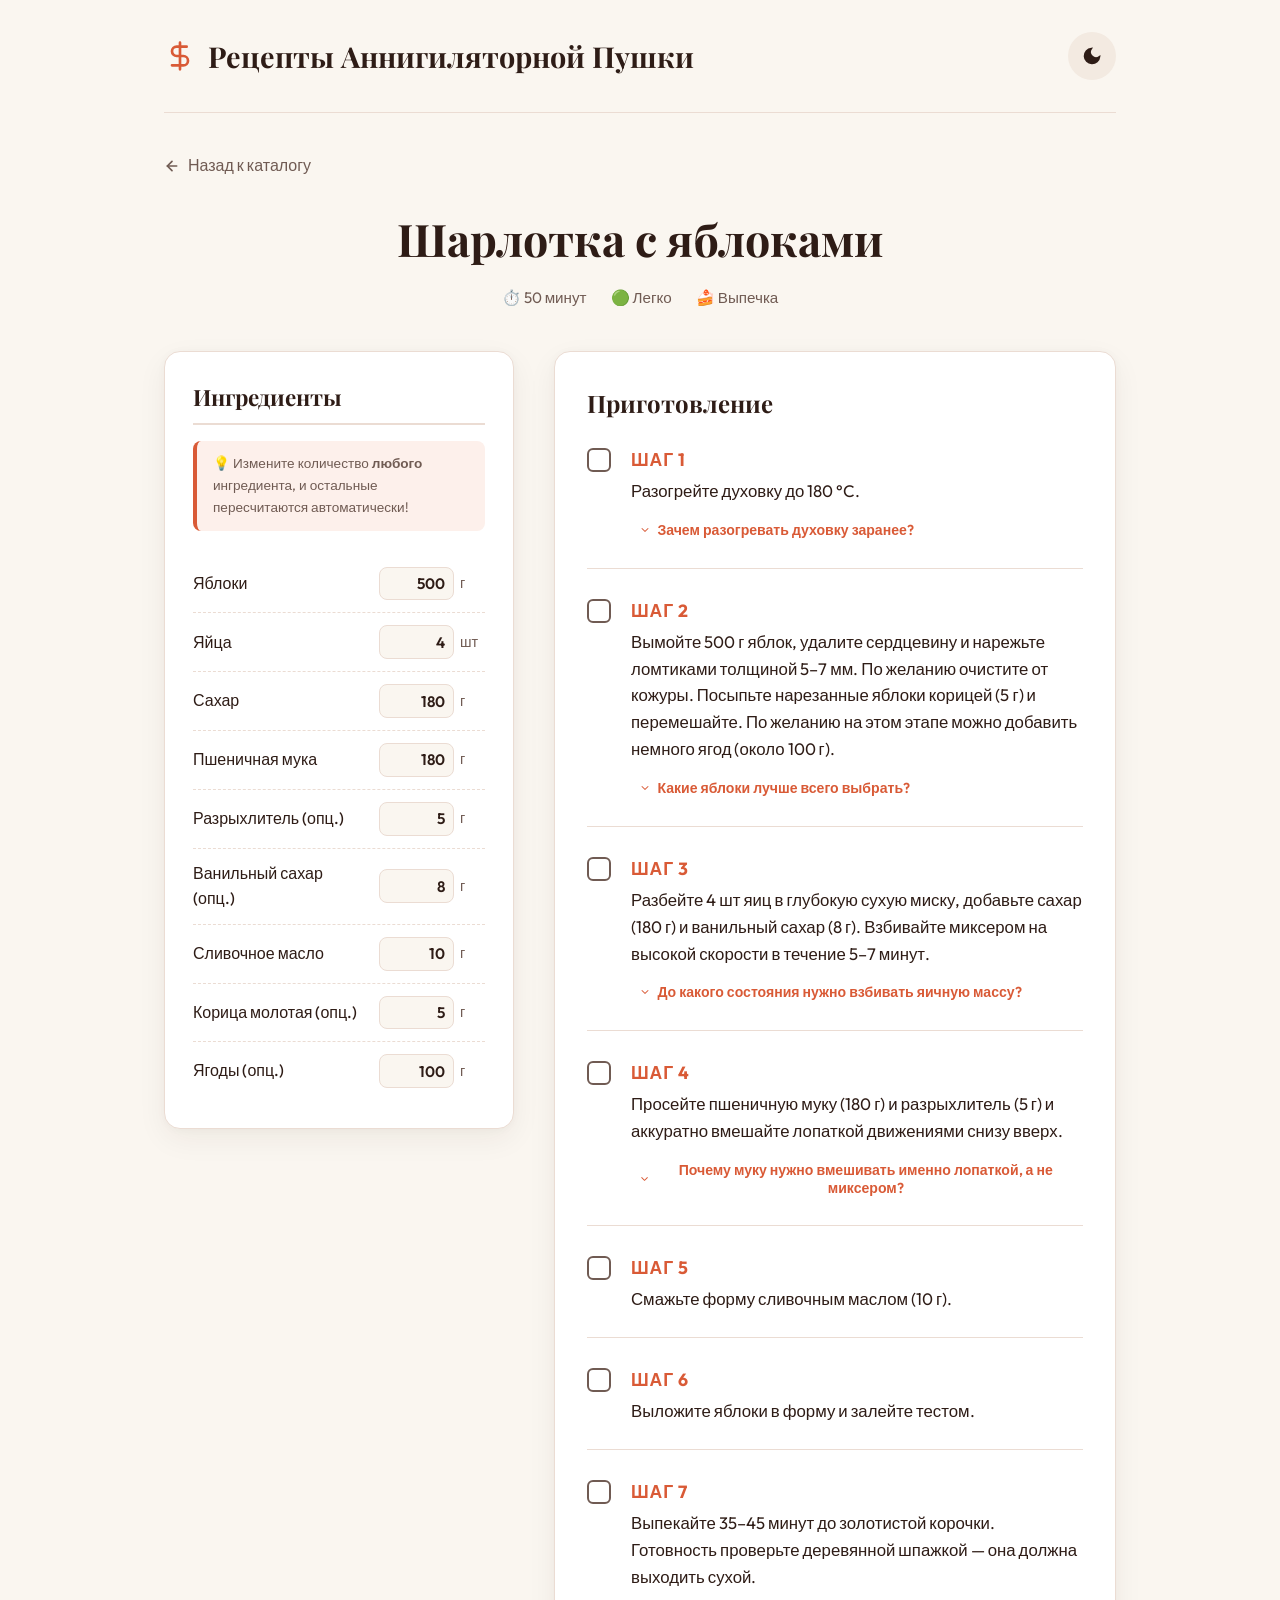
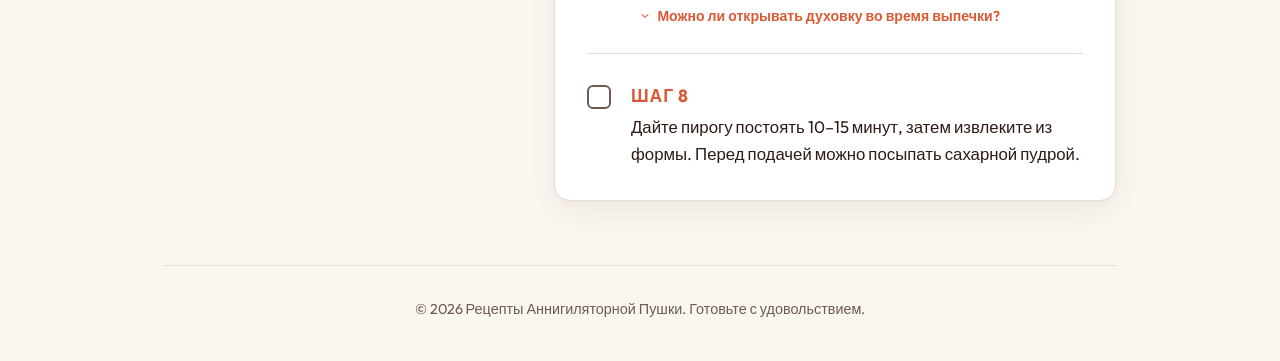
<file: sharlotka.html>
<!DOCTYPE html>
<html lang="ru">
<head>
    <meta charset="UTF-8">
    <meta name="viewport" content="width=device-width, initial-scale=1.0">
    <title>Шарлотка с яблоками - Рецепт с калькулятором</title>
    <meta name="description" content="Пошаговый интерактивный рецепт приготовления пышной яблочной шарлотки с автоматическим пересчетом пропорций ингредиентов и секретами воздушного бисквита.">
    <link rel="stylesheet" href="style.css">
</head>
<body>
    <div class="container">
        <!-- HEADER -->
        <header>
            <div class="logo-section">
                <a href="index.html" class="logo-icon">
                    <svg xmlns="http://www.w3.org/2000/svg" width="32" height="32" viewBox="0 0 24 24" fill="none" stroke="currentColor" stroke-width="2" stroke-linecap="round" stroke-linejoin="round"><path d="M12 2v20M17 5H9.5a3.5 3.5 0 0 0 0 7h5a3.5 3.5 0 0 1 0 7H6"/></svg>
                </a>
                <a href="index.html"><h1>Рецепты Аннигиляторной Пушки</h1></a>
            </div>
            <button class="theme-toggle-btn" id="themeToggleBtn" aria-label="Переключить тему">
                <svg class="moon-icon" xmlns="http://www.w3.org/2000/svg" viewBox="0 0 24 24" fill="none" stroke="currentColor" stroke-width="2"><path d="M21 12.79A9 9 0 1 1 11.21 3 7 7 0 0 0 21 12.79z"/></svg>
                <svg class="sun-icon" xmlns="http://www.w3.org/2000/svg" viewBox="0 0 24 24" fill="none" stroke="currentColor" stroke-width="2"><circle cx="12" cy="12" r="5"/><line x1="12" y1="1" x2="12" y2="3"/><line x1="12" y1="21" x2="12" y2="23"/><line x1="4.22" y1="4.22" x2="5.64" y2="5.64"/><line x1="18.36" y1="18.36" x2="19.78" y2="19.78"/><line x1="1" y1="12" x2="3" y2="12"/><line x1="21" y1="12" x2="23" y2="12"/><line x1="4.22" y1="19.78" x2="5.64" y2="18.36"/><line x1="18.36" y1="5.64" x2="19.78" y2="4.22"/></svg>
            </button>
        </header>

        <!-- BACK BUTTON & HEADER -->
        <main>
            <a href="index.html" class="back-btn">
                <svg xmlns="http://www.w3.org/2000/svg" width="16" height="16" viewBox="0 0 24 24" fill="none" stroke="currentColor" stroke-width="2.5" stroke-linecap="round" stroke-linejoin="round"><line x1="19" y1="12" x2="5" y2="12"/><polyline points="12 19 5 12 12 5"/></svg>
                Назад к каталогу
            </a>

            <section class="recipe-header">
                <h2>Шарлотка с яблоками</h2>
                <div class="recipe-header-meta">
                    <span>⏱️ 50 минут</span>
                    <span>🟢 Легко</span>
                    <span>🍰 Выпечка</span>
                </div>
            </section>

            <!-- RECIPE BODY -->
            <div class="recipe-layout">
                <!-- INGREDIENTS SIDEBAR -->
                <aside class="ingredients-card">
                    <h3>Ингредиенты</h3>
                    <div class="calculator-info-box">
                        💡 Измените количество <strong>любого</strong> ингредиента, и остальные пересчитаются автоматически!
                    </div>
                    <ul class="ingredients-list">
                        <li class="ingredient-item">
                            <span class="ingredient-name">Яблоки</span>
                            <div class="ingredient-amount-wrapper">
                                <input type="number" class="ingredient-input" data-base-val="500" value="500" data-id="apples">
                                <span class="ingredient-unit">г</span>
                            </div>
                        </li>
                        <li class="ingredient-item">
                            <span class="ingredient-name">Яйца</span>
                            <div class="ingredient-amount-wrapper">
                                <input type="number" class="ingredient-input" data-base-val="4" value="4" data-id="eggs">
                                <span class="ingredient-unit">шт</span>
                            </div>
                        </li>
                        <li class="ingredient-item">
                            <span class="ingredient-name">Сахар</span>
                            <div class="ingredient-amount-wrapper">
                                <input type="number" class="ingredient-input" data-base-val="180" value="180" data-id="sugar">
                                <span class="ingredient-unit">г</span>
                            </div>
                        </li>
                        <li class="ingredient-item">
                            <span class="ingredient-name">Пшеничная мука</span>
                            <div class="ingredient-amount-wrapper">
                                <input type="number" class="ingredient-input" data-base-val="180" value="180" data-id="flour">
                                <span class="ingredient-unit">г</span>
                            </div>
                        </li>
                        <li class="ingredient-item">
                            <span class="ingredient-name">Разрыхлитель (опц.)</span>
                            <div class="ingredient-amount-wrapper">
                                <input type="number" class="ingredient-input" data-base-val="5" value="5" data-id="bakingpowder">
                                <span class="ingredient-unit">г</span>
                            </div>
                        </li>
                        <li class="ingredient-item">
                            <span class="ingredient-name">Ванильный сахар (опц.)</span>
                            <div class="ingredient-amount-wrapper">
                                <input type="number" class="ingredient-input" data-base-val="8" value="8" data-id="vanillasugar">
                                <span class="ingredient-unit">г</span>
                            </div>
                        </li>
                        <li class="ingredient-item">
                            <span class="ingredient-name">Сливочное масло</span>
                            <div class="ingredient-amount-wrapper">
                                <input type="number" class="ingredient-input" data-base-val="10" value="10" data-id="butter">
                                <span class="ingredient-unit">г</span>
                            </div>
                        </li>
                        <li class="ingredient-item">
                            <span class="ingredient-name">Корица молотая (опц.)</span>
                            <div class="ingredient-amount-wrapper">
                                <input type="number" class="ingredient-input" data-base-val="5" value="5" data-id="cinnamon">
                                <span class="ingredient-unit">г</span>
                            </div>
                        </li>
                        <li class="ingredient-item">
                            <span class="ingredient-name">Ягоды (опц.)</span>
                            <div class="ingredient-amount-wrapper">
                                <input type="number" class="ingredient-input" data-base-val="100" value="100" data-id="berries">
                                <span class="ingredient-unit">г</span>
                            </div>
                        </li>
                    </ul>
                </aside>

                <!-- INSTRUCTIONS SECTION -->
                <section class="instructions-section">
                    <h3>Приготовление</h3>
                    <div class="steps-list">
                        <!-- Step 1 -->
                        <div class="step-item">
                            <div class="step-checkbox-wrapper">
                                <input type="checkbox" class="step-checkbox" id="step-0">
                            </div>
                            <div class="step-content">
                                <div class="step-number">Шаг 1</div>
                                <div class="step-text">Разогрейте духовку до 180 °C.</div>
                                <div class="step-qa-container">
                                    <button class="qa-toggle-btn">
                                        <svg xmlns="http://www.w3.org/2000/svg" viewBox="0 0 24 24" width="12" height="12"><path d="M12 16a1 1 0 0 1-.71-.29l-6-6a1 1 0 0 1 1.42-1.42L12 13.59l5.29-5.3a1 1 0 0 1 1.42 1.42l-6 6a1 1 0 0 1-.71.29z"/></svg>
                                        Зачем разогревать духовку заранее?
                                    </button>
                                    <div class="qa-answer-panel">
                                        <div class="qa-answer-content">
                                            Бисквитное тесто очень нежное. Если поставить его в холодную духовку, нагрев будет происходить слишком медленно. Воздушные пузырьки лопнут до того, как схватится структура белка, и пирог получится плоским и плотным.
                                        </div>
                                    </div>
                                </div>
                            </div>
                        </div>

                        <!-- Step 2 -->
                        <div class="step-item">
                            <div class="step-checkbox-wrapper">
                                <input type="checkbox" class="step-checkbox" id="step-1">
                            </div>
                            <div class="step-content">
                                <div class="step-number">Шаг 2</div>
                                <div class="step-text">Вымойте <span class="step-ingredient-val" data-id="apples">500</span> г яблок, удалите сердцевину и нарежьте ломтиками толщиной 5–7 мм. По желанию очистите от кожуры. Посыпьте нарезанные яблоки корицей (<span class="step-ingredient-val" data-id="cinnamon">5</span> г) и перемешайте. По желанию на этом этапе можно добавить немного ягод (около <span class="step-ingredient-val" data-id="berries">100</span> г).</div>
                                <div class="step-qa-container">
                                    <button class="qa-toggle-btn">
                                        <svg xmlns="http://www.w3.org/2000/svg" viewBox="0 0 24 24" width="12" height="12"><path d="M12 16a1 1 0 0 1-.71-.29l-6-6a1 1 0 0 1 1.42-1.42L12 13.59l5.29-5.3a1 1 0 0 1 1.42 1.42l-6 6a1 1 0 0 1-.71.29z"/></svg>
                                        Какие яблоки лучше всего выбрать?
                                    </button>
                                    <div class="qa-answer-panel">
                                        <div class="qa-answer-content">
                                            Лучше всего подходят кисло-сладкие яблоки. Их кислинка превосходно балансирует сладость теста, а плотная мякоть не превращается в пюре при запекании.
                                        </div>
                                    </div>
                                </div>
                            </div>
                        </div>

                        <!-- Step 3 -->
                        <div class="step-item">
                            <div class="step-checkbox-wrapper">
                                <input type="checkbox" class="step-checkbox" id="step-2">
                            </div>
                            <div class="step-content">
                                <div class="step-number">Шаг 3</div>
                                <div class="step-text">Разбейте <span class="step-ingredient-val" data-id="eggs">4</span> шт яиц в глубокую сухую миску, добавьте сахар (<span class="step-ingredient-val" data-id="sugar">180</span> г) и ванильный сахар (<span class="step-ingredient-val" data-id="vanillasugar">8</span> г). Взбивайте миксером на высокой скорости в течение 5–7 минут.</div>
                                <div class="step-qa-container">
                                    <button class="qa-toggle-btn">
                                        <svg xmlns="http://www.w3.org/2000/svg" viewBox="0 0 24 24" width="12" height="12"><path d="M12 16a1 1 0 0 1-.71-.29l-6-6a1 1 0 0 1 1.42-1.42L12 13.59l5.29-5.3a1 1 0 0 1 1.42 1.42l-6 6a1 1 0 0 1-.71.29z"/></svg>
                                        До какого состояния нужно взбивать яичную массу?
                                    </button>
                                    <div class="qa-answer-panel">
                                        <div class="qa-answer-content">
                                            Масса должна стать заметно светлее, гуще и увеличиться в объеме в 2–3 раза. Если провести венчиком, след на поверхности должен оставаться видимым в течение нескольких секунд.
                                        </div>
                                    </div>
                                </div>
                            </div>
                        </div>

                        <!-- Step 4 -->
                        <div class="step-item">
                            <div class="step-checkbox-wrapper">
                                <input type="checkbox" class="step-checkbox" id="step-3">
                            </div>
                            <div class="step-content">
                                <div class="step-number">Шаг 4</div>
                                <div class="step-text">Просейте пшеничную муку (<span class="step-ingredient-val" data-id="flour">180</span> г) и разрыхлитель (<span class="step-ingredient-val" data-id="bakingpowder">5</span> г) и аккуратно вмешайте лопаткой движениями снизу вверх.</div>
                                <div class="step-qa-container">
                                    <button class="qa-toggle-btn">
                                        <svg xmlns="http://www.w3.org/2000/svg" viewBox="0 0 24 24" width="12" height="12"><path d="M12 16a1 1 0 0 1-.71-.29l-6-6a1 1 0 0 1 1.42-1.42L12 13.59l5.29-5.3a1 1 0 0 1 1.42 1.42l-6 6a1 1 0 0 1-.71.29z"/></svg>
                                        Почему муку нужно вмешивать именно лопаткой, а не миксером?
                                    </button>
                                    <div class="qa-answer-panel">
                                        <div class="qa-answer-content">
                                            После взбивания в тесте находится множество воздушных пузырьков, которые поднимают пирог. Использование миксера разрушит эти пузырьки и слишком разовьет клейковину муки — тесто осядет, станет плотным, а шарлотка получится резиновой. Вмешивайте лопаткой аккуратно снизу вверх и только до исчезновения сухих комочков.
                                        </div>
                                    </div>
                                </div>
                            </div>
                        </div>

                        <!-- Step 5 -->
                        <div class="step-item">
                            <div class="step-checkbox-wrapper">
                                <input type="checkbox" class="step-checkbox" id="step-4">
                            </div>
                            <div class="step-content">
                                <div class="step-number">Шаг 5</div>
                                <div class="step-text">Смажьте форму сливочным маслом (<span class="step-ingredient-val" data-id="butter">10</span> г).</div>
                            </div>
                        </div>

                        <!-- Step 6 -->
                        <div class="step-item">
                            <div class="step-checkbox-wrapper">
                                <input type="checkbox" class="step-checkbox" id="step-5">
                            </div>
                            <div class="step-content">
                                <div class="step-number">Шаг 6</div>
                                <div class="step-text">Выложите яблоки в форму и залейте тестом.</div>
                            </div>
                        </div>

                        <!-- Step 7 -->
                        <div class="step-item">
                            <div class="step-checkbox-wrapper">
                                <input type="checkbox" class="step-checkbox" id="step-6">
                            </div>
                            <div class="step-content">
                                <div class="step-number">Шаг 7</div>
                                <div class="step-text">Выпекайте 35–45 минут до золотистой корочки. Готовность проверьте деревянной шпажкой — она должна выходить сухой.</div>
                                <div class="step-qa-container">
                                    <button class="qa-toggle-btn">
                                        <svg xmlns="http://www.w3.org/2000/svg" viewBox="0 0 24 24" width="12" height="12"><path d="M12 16a1 1 0 0 1-.71-.29l-6-6a1 1 0 0 1 1.42-1.42L12 13.59l5.29-5.3a1 1 0 0 1 1.42 1.42l-6 6a1 1 0 0 1-.71.29z"/></svg>
                                        Можно ли открывать духовку во время выпечки?
                                    </button>
                                    <div class="qa-answer-panel">
                                        <div class="qa-answer-content">
                                            Первые 30 минут открывать духовку категорически нельзя. При открытии падает температура, воздушный каркас неокрепшего бисквита оседает, и вернуть пышность пирогу уже не удастся.
                                        </div>
                                    </div>
                                </div>
                            </div>
                        </div>

                        <!-- Step 8 -->
                        <div class="step-item">
                            <div class="step-checkbox-wrapper">
                                <input type="checkbox" class="step-checkbox" id="step-7">
                            </div>
                            <div class="step-content">
                                <div class="step-number">Шаг 8</div>
                                <div class="step-text">Дайте пирогу постоять 10–15 минут, затем извлеките из формы. Перед подачей можно посыпать сахарной пудрой.</div>
                            </div>
                        </div>
                    </div>
                </section>
            </div>
        </main>

        <!-- FOOTER -->
        <footer>
            <p>&copy; 2026 Рецепты Аннигиляторной Пушки. Готовьте с удовольствием.</p>
        </footer>
    </div>

    <script src="script.js"></script>
</body>
</html>
</file>
<file: style.css>
@import url('https://fonts.googleapis.com/css2?family=Outfit:wght@300;400;500;600;700&family=Playfair+Display:ital,wght@0,400;0,600;0,700;1,400&display=swap');

/* --- CSS VARIABLES & THEMES --- */
:root {
    --bg-primary: #faf6f0;
    --bg-secondary: #ffffff;
    --bg-tertiary: #f3eae1;
    --text-primary: #2e1c16;
    --text-secondary: #705b53;
    --accent: #d95a36;
    --accent-hover: #c24623;
    --accent-light: #fdf0eb;
    --border-color: #ebdcd3;
    --shadow-color: rgba(46, 28, 22, 0.06);
    --card-shadow: 0 10px 30px var(--shadow-color), 0 1px 8px rgba(46, 28, 22, 0.03);
    --success: #4a7c59;
    --success-light: #edf4ef;
    --transition-speed: 0.3s;
    --font-heading: 'Playfair Display', serif;
    --font-body: 'Outfit', sans-serif;
    --border-radius-sm: 8px;
    --border-radius-md: 16px;
    --border-radius-lg: 24px;
}

body.dark-theme {
    --bg-primary: #150e0c;
    --bg-secondary: #221613;
    --bg-tertiary: #2d1e1a;
    --text-primary: #fcf8f5;
    --text-secondary: #a8948c;
    --accent: #e5704e;
    --accent-hover: #f18c6e;
    --accent-light: #3a1e16;
    --border-color: #3b2822;
    --shadow-color: rgba(0, 0, 0, 0.4);
    --success: #68a377;
    --success-light: #1b2d20;
}

/* --- BASE STYLES --- */
* {
    box-sizing: border-box;
    margin: 0;
    padding: 0;
}

body {
    background-color: var(--bg-primary);
    color: var(--text-primary);
    font-family: var(--font-body);
    line-height: 1.6;
    transition: background-color var(--transition-speed), color var(--transition-speed);
}

a {
    color: inherit;
    text-decoration: none;
}

/* --- LAYOUT & CONTAINERS --- */
.container {
    max-width: 1000px;
    margin: 0 auto;
    padding: 2rem 1.5rem;
}

header {
    display: flex;
    justify-content: space-between;
    align-items: center;
    padding-bottom: 2rem;
    border-bottom: 1px solid var(--border-color);
    margin-bottom: 2.5rem;
}

.logo-section {
    display: flex;
    align-items: center;
    gap: 0.75rem;
}

.logo-icon {
    font-size: 2rem;
    color: var(--accent);
    display: flex;
    align-items: center;
}

.logo-section h1 {
    font-family: var(--font-heading);
    font-size: 1.8rem;
    font-weight: 700;
}

/* --- THEME TOGGLE BUTTON --- */
.theme-toggle-btn {
    background: var(--bg-tertiary);
    border: none;
    cursor: pointer;
    width: 48px;
    height: 48px;
    border-radius: 50%;
    display: flex;
    align-items: center;
    justify-content: center;
    transition: background-color var(--transition-speed), transform 0.2s;
    color: var(--text-primary);
}

.theme-toggle-btn:hover {
    transform: scale(1.05);
    background: var(--accent-light);
    color: var(--accent);
}

.theme-toggle-btn svg {
    width: 20px;
    height: 20px;
    fill: currentColor;
}

.sun-icon { display: none; }
.moon-icon { display: block; }

body.dark-theme .sun-icon { display: block; }
body.dark-theme .moon-icon { display: none; }

/* --- HERO SECTION --- */
.hero {
    text-align: center;
    margin-bottom: 3rem;
}

.hero h2 {
    font-family: var(--font-heading);
    font-size: 2.5rem;
    margin-bottom: 0.75rem;
    font-weight: 700;
}

.hero p {
    color: var(--text-secondary);
    font-size: 1.1rem;
    max-width: 600px;
    margin: 0 auto;
}

/* --- SEARCH & FILTERS --- */
.search-container {
    position: relative;
    max-width: 500px;
    margin: 0 auto 3rem;
}

.search-input {
    width: 100%;
    padding: 1rem 1.25rem 1rem 3rem;
    border: 2px solid var(--border-color);
    background-color: var(--bg-secondary);
    color: var(--text-primary);
    border-radius: var(--border-radius-md);
    font-family: var(--font-body);
    font-size: 1rem;
    outline: none;
    box-shadow: 0 4px 15px rgba(0, 0, 0, 0.02);
    transition: border-color var(--transition-speed), box-shadow var(--transition-speed);
}

.search-input:focus {
    border-color: var(--accent);
    box-shadow: 0 4px 20px var(--shadow-color);
}

.search-icon {
    position: absolute;
    left: 1.1rem;
    top: 50%;
    transform: translateY(-50%);
    color: var(--text-secondary);
    pointer-events: none;
}

.search-icon svg {
    width: 18px;
    height: 18px;
    fill: currentColor;
}

/* --- RECIPE CARDS GRID --- */
.recipes-grid {
    display: grid;
    grid-template-columns: repeat(auto-fill, minmax(280px, 1fr));
    gap: 2rem;
}

.recipe-card {
    background-color: var(--bg-secondary);
    border-radius: var(--border-radius-md);
    overflow: hidden;
    box-shadow: var(--card-shadow);
    border: 1px solid var(--border-color);
    display: flex;
    flex-direction: column;
    height: 100%;
    transition: transform 0.25s, box-shadow 0.25s, border-color var(--transition-speed);
}

.recipe-card:hover {
    transform: translateY(-5px);
    box-shadow: 0 15px 35px var(--shadow-color);
    border-color: var(--accent);
}

.recipe-card-header {
    background: var(--bg-tertiary);
    height: 140px;
    display: flex;
    align-items: center;
    justify-content: center;
    position: relative;
    border-bottom: 1px solid var(--border-color);
}

.recipe-card-icon {
    font-size: 3.5rem;
    filter: drop-shadow(0 4px 8px rgba(0,0,0,0.1));
    transition: transform 0.3s;
}

.recipe-card:hover .recipe-card-icon {
    transform: scale(1.1) rotate(5deg);
}

.recipe-card-body {
    padding: 1.5rem;
    display: flex;
    flex-direction: column;
    flex-grow: 1;
}

.recipe-card h3 {
    font-family: var(--font-heading);
    font-size: 1.4rem;
    margin-bottom: 0.5rem;
    color: var(--text-primary);
}

.recipe-card p {
    color: var(--text-secondary);
    font-size: 0.95rem;
    margin-bottom: 1.25rem;
    flex-grow: 1;
}

.recipe-meta-tags {
    display: flex;
    flex-wrap: wrap;
    gap: 0.5rem;
    margin-bottom: 1.25rem;
}

.meta-tag {
    background-color: var(--bg-tertiary);
    color: var(--text-secondary);
    font-size: 0.8rem;
    padding: 0.25rem 0.6rem;
    border-radius: var(--border-radius-sm);
    font-weight: 500;
}

.recipe-card-btn {
    display: inline-flex;
    align-items: center;
    justify-content: center;
    background-color: var(--accent-light);
    color: var(--accent);
    padding: 0.75rem;
    border-radius: var(--border-radius-sm);
    font-weight: 600;
    font-size: 0.95rem;
    transition: background-color 0.2s, color 0.2s;
    border: none;
    cursor: pointer;
    width: 100%;
}

.recipe-card:hover .recipe-card-btn {
    background-color: var(--accent);
    color: #ffffff;
}

/* --- RECIPE PAGE LAYOUT --- */
.back-btn {
    display: inline-flex;
    align-items: center;
    gap: 0.5rem;
    color: var(--text-secondary);
    font-weight: 500;
    margin-bottom: 1.5rem;
    transition: color 0.2s, transform 0.2s;
}

.back-btn:hover {
    color: var(--accent);
    transform: translateX(-4px);
}

.recipe-header {
    text-align: center;
    margin-bottom: 2.5rem;
}

.recipe-header h2 {
    font-family: var(--font-heading);
    font-size: 2.8rem;
    margin-bottom: 0.75rem;
}

.recipe-header-meta {
    display: flex;
    justify-content: center;
    gap: 1.5rem;
    color: var(--text-secondary);
    font-size: 0.95rem;
}

.recipe-layout {
    display: grid;
    grid-template-columns: 350px 1fr;
    gap: 2.5rem;
    align-items: start;
}

@media (max-width: 850px) {
    .recipe-layout {
        grid-template-columns: 1fr;
    }
}

/* --- INGREDIENTS SECTION (CALCULATOR) --- */
.ingredients-card {
    background-color: var(--bg-secondary);
    border-radius: var(--border-radius-md);
    padding: 1.75rem;
    box-shadow: var(--card-shadow);
    border: 1px solid var(--border-color);
}

.ingredients-card h3 {
    font-family: var(--font-heading);
    font-size: 1.4rem;
    margin-bottom: 1rem;
    border-bottom: 2px solid var(--border-color);
    padding-bottom: 0.5rem;
}

.calculator-info-box {
    background-color: var(--accent-light);
    color: var(--text-secondary);
    padding: 0.75rem 1rem;
    border-radius: var(--border-radius-sm);
    font-size: 0.85rem;
    margin-bottom: 1.5rem;
    border-left: 4px solid var(--accent);
}

.ingredients-list {
    list-style: none;
}

.ingredient-item {
    display: flex;
    align-items: center;
    justify-content: space-between;
    padding: 0.75rem 0;
    border-bottom: 1px dashed var(--border-color);
}

.ingredient-item:last-child {
    border-bottom: none;
}

.ingredient-name {
    font-weight: 500;
    flex-grow: 1;
    margin-right: 1rem;
}

.ingredient-amount-wrapper {
    display: flex;
    align-items: center;
    gap: 0.4rem;
}

.ingredient-input {
    width: 75px;
    padding: 0.4rem 0.5rem;
    border: 1.5px solid var(--border-color);
    border-radius: var(--border-radius-sm);
    font-family: var(--font-body);
    font-weight: 600;
    font-size: 0.95rem;
    text-align: right;
    background-color: var(--bg-primary);
    color: var(--text-primary);
    outline: none;
    transition: border-color var(--transition-speed), background-color var(--transition-speed);
}

.ingredient-input:focus {
    border-color: var(--accent);
    background-color: var(--bg-secondary);
}

/* Remove default spin buttons for number inputs */
.ingredient-input::-webkit-outer-spin-button,
.ingredient-input::-webkit-inner-spin-button {
    -webkit-appearance: none;
    margin: 0;
}
.ingredient-input[type=number] {
    -moz-appearance: textfield;
}

.ingredient-unit {
    color: var(--text-secondary);
    font-size: 0.9rem;
    width: 25px;
}

/* --- INSTRUCTIONS SECTION (STEPS) --- */
.instructions-section {
    background-color: var(--bg-secondary);
    border-radius: var(--border-radius-md);
    padding: 2rem;
    box-shadow: var(--card-shadow);
    border: 1px solid var(--border-color);
}

.instructions-section h3 {
    font-family: var(--font-heading);
    font-size: 1.5rem;
    margin-bottom: 1.5rem;
}

.steps-list {
    display: flex;
    flex-direction: column;
    gap: 1.75rem;
}

.step-item {
    display: flex;
    gap: 1.25rem;
    align-items: start;
    padding-bottom: 1.5rem;
    border-bottom: 1px solid var(--border-color);
    transition: opacity 0.3s;
}

.step-item:last-child {
    border-bottom: none;
    padding-bottom: 0;
}

.step-checkbox-wrapper {
    position: relative;
    display: flex;
    align-items: center;
    justify-content: center;
    margin-top: 0.15rem;
}

.step-checkbox {
    appearance: none;
    -webkit-appearance: none;
    width: 24px;
    height: 24px;
    border: 2px solid var(--text-secondary);
    border-radius: 6px;
    background-color: transparent;
    cursor: pointer;
    display: inline-flex;
    align-items: center;
    justify-content: center;
    transition: border-color 0.2s, background-color 0.2s;
    outline: none;
}

.step-checkbox:hover {
    border-color: var(--accent);
}

.step-checkbox:checked {
    border-color: var(--success);
    background-color: var(--success);
}

.step-checkbox::after {
    content: '';
    width: 10px;
    height: 6px;
    border-left: 2px solid #ffffff;
    border-bottom: 2px solid #ffffff;
    transform: rotate(-45deg) translate(1px, -1px);
    opacity: 0;
    transition: opacity 0.15s;
}

.step-checkbox:checked::after {
    opacity: 1;
}

.step-content {
    flex-grow: 1;
}

.step-number {
    font-weight: 700;
    color: var(--accent);
    font-size: 1.1rem;
    margin-bottom: 0.25rem;
    text-transform: uppercase;
    letter-spacing: 0.05em;
}

.step-text {
    font-size: 1.05rem;
    color: var(--text-primary);
    transition: color 0.3s, text-decoration 0.3s;
}

/* Checked step styling */
.step-item.completed {
    opacity: 0.6;
}

.step-item.completed .step-text {
    text-decoration: line-through;
    color: var(--text-secondary);
}

/* --- INLINE Q&A (ACCORDION) --- */
.step-qa-container {
    margin-top: 0.75rem;
}

.qa-toggle-btn {
    background: none;
    border: none;
    color: var(--accent);
    font-family: var(--font-body);
    font-size: 0.88rem;
    font-weight: 600;
    cursor: pointer;
    display: inline-flex;
    align-items: center;
    gap: 0.4rem;
    padding: 0.25rem 0.5rem;
    border-radius: var(--border-radius-sm);
    transition: background-color 0.2s, color 0.2s;
}

.qa-toggle-btn:hover {
    background-color: var(--accent-light);
}

.qa-toggle-btn svg {
    width: 12px;
    height: 12px;
    fill: currentColor;
    transition: transform 0.2s;
}

.qa-toggle-btn.active svg {
    transform: rotate(180deg);
}

.qa-answer-panel {
    max-height: 0;
    overflow: hidden;
    transition: max-height 0.25s cubic-bezier(0.4, 0, 0.2, 1), margin 0.25s;
    background-color: var(--bg-tertiary);
    border-radius: var(--border-radius-sm);
}

.qa-answer-panel.expanded {
    max-height: 200px; /* arbitrary height large enough for standard content */
    margin-top: 0.4rem;
    border-left: 3px solid var(--accent);
}

.qa-answer-content {
    padding: 0.75rem 1rem;
    font-size: 0.92rem;
    color: var(--text-secondary);
}

/* --- FOOTER --- */
footer {
    text-align: center;
    margin-top: 4rem;
    padding-top: 2rem;
    border-top: 1px solid var(--border-color);
    color: var(--text-secondary);
    font-size: 0.9rem;
}

footer p {
    margin-bottom: 0.5rem;
}
</file>
